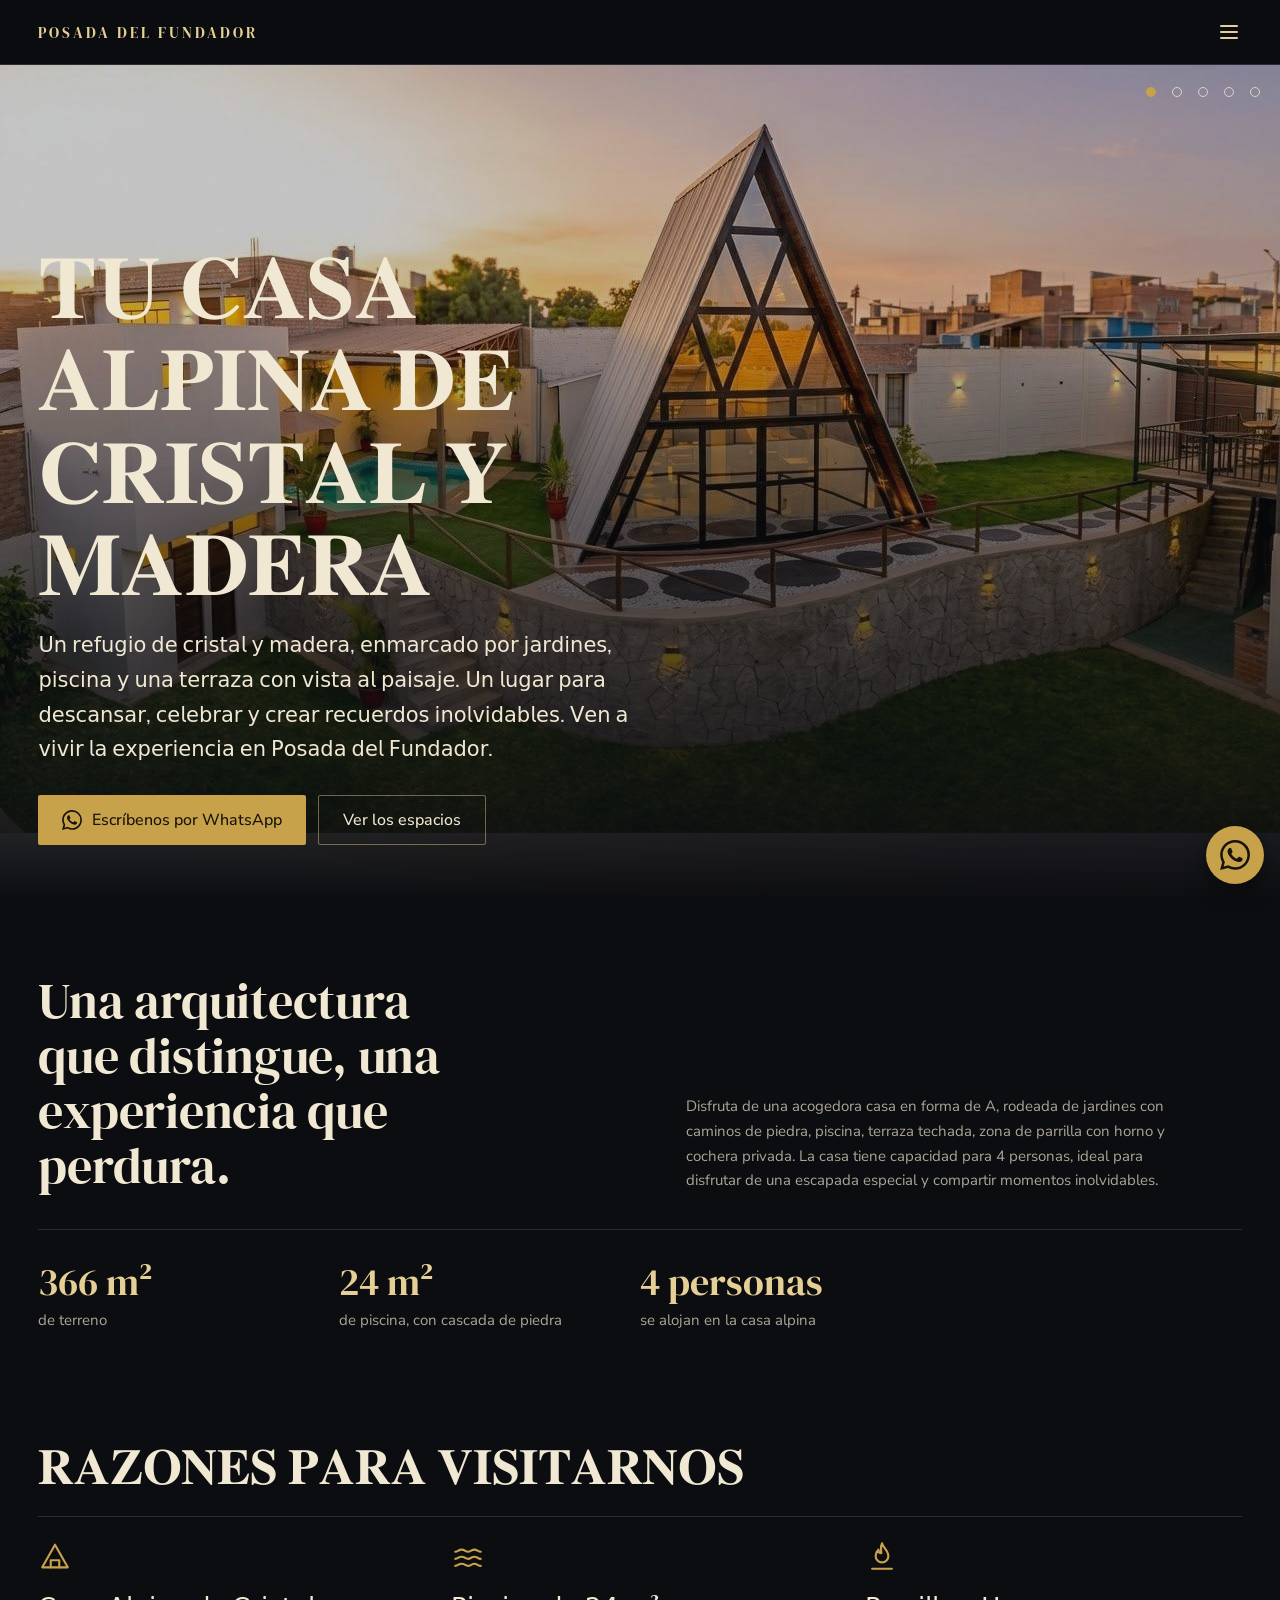
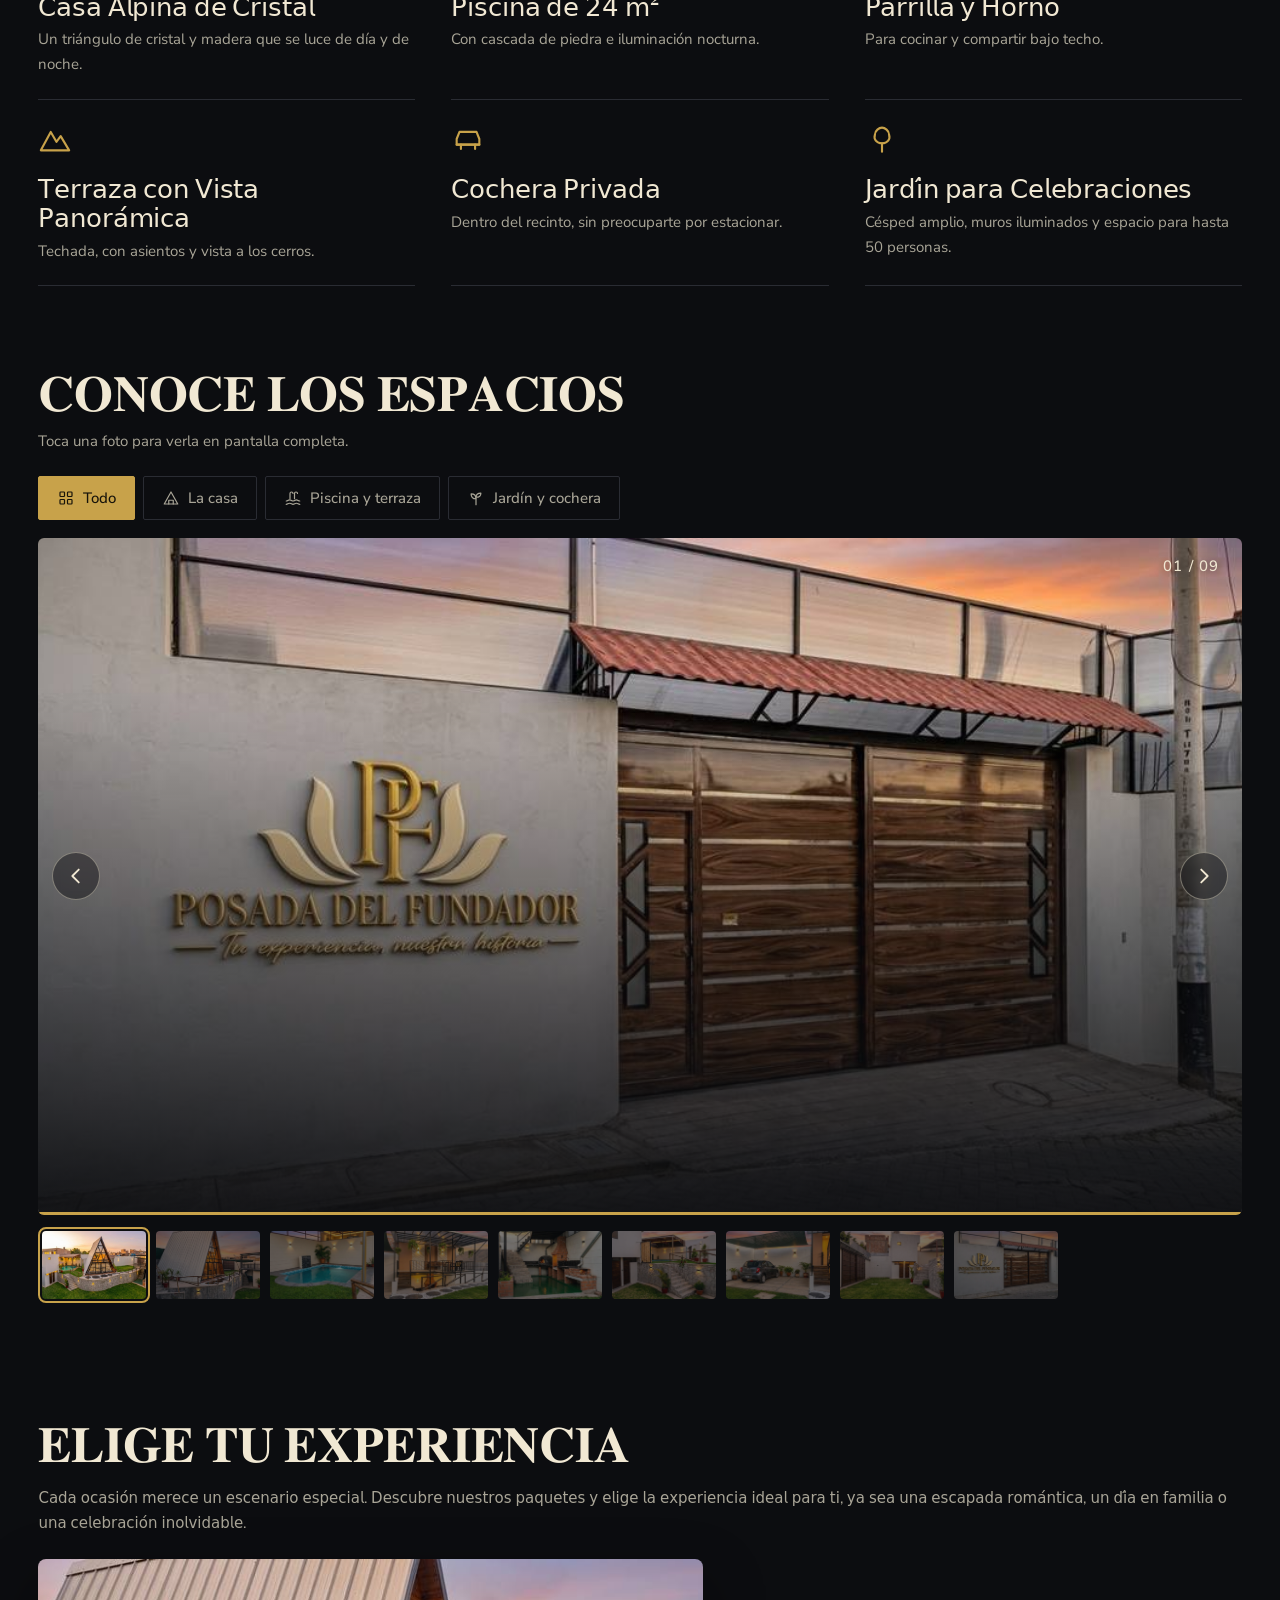
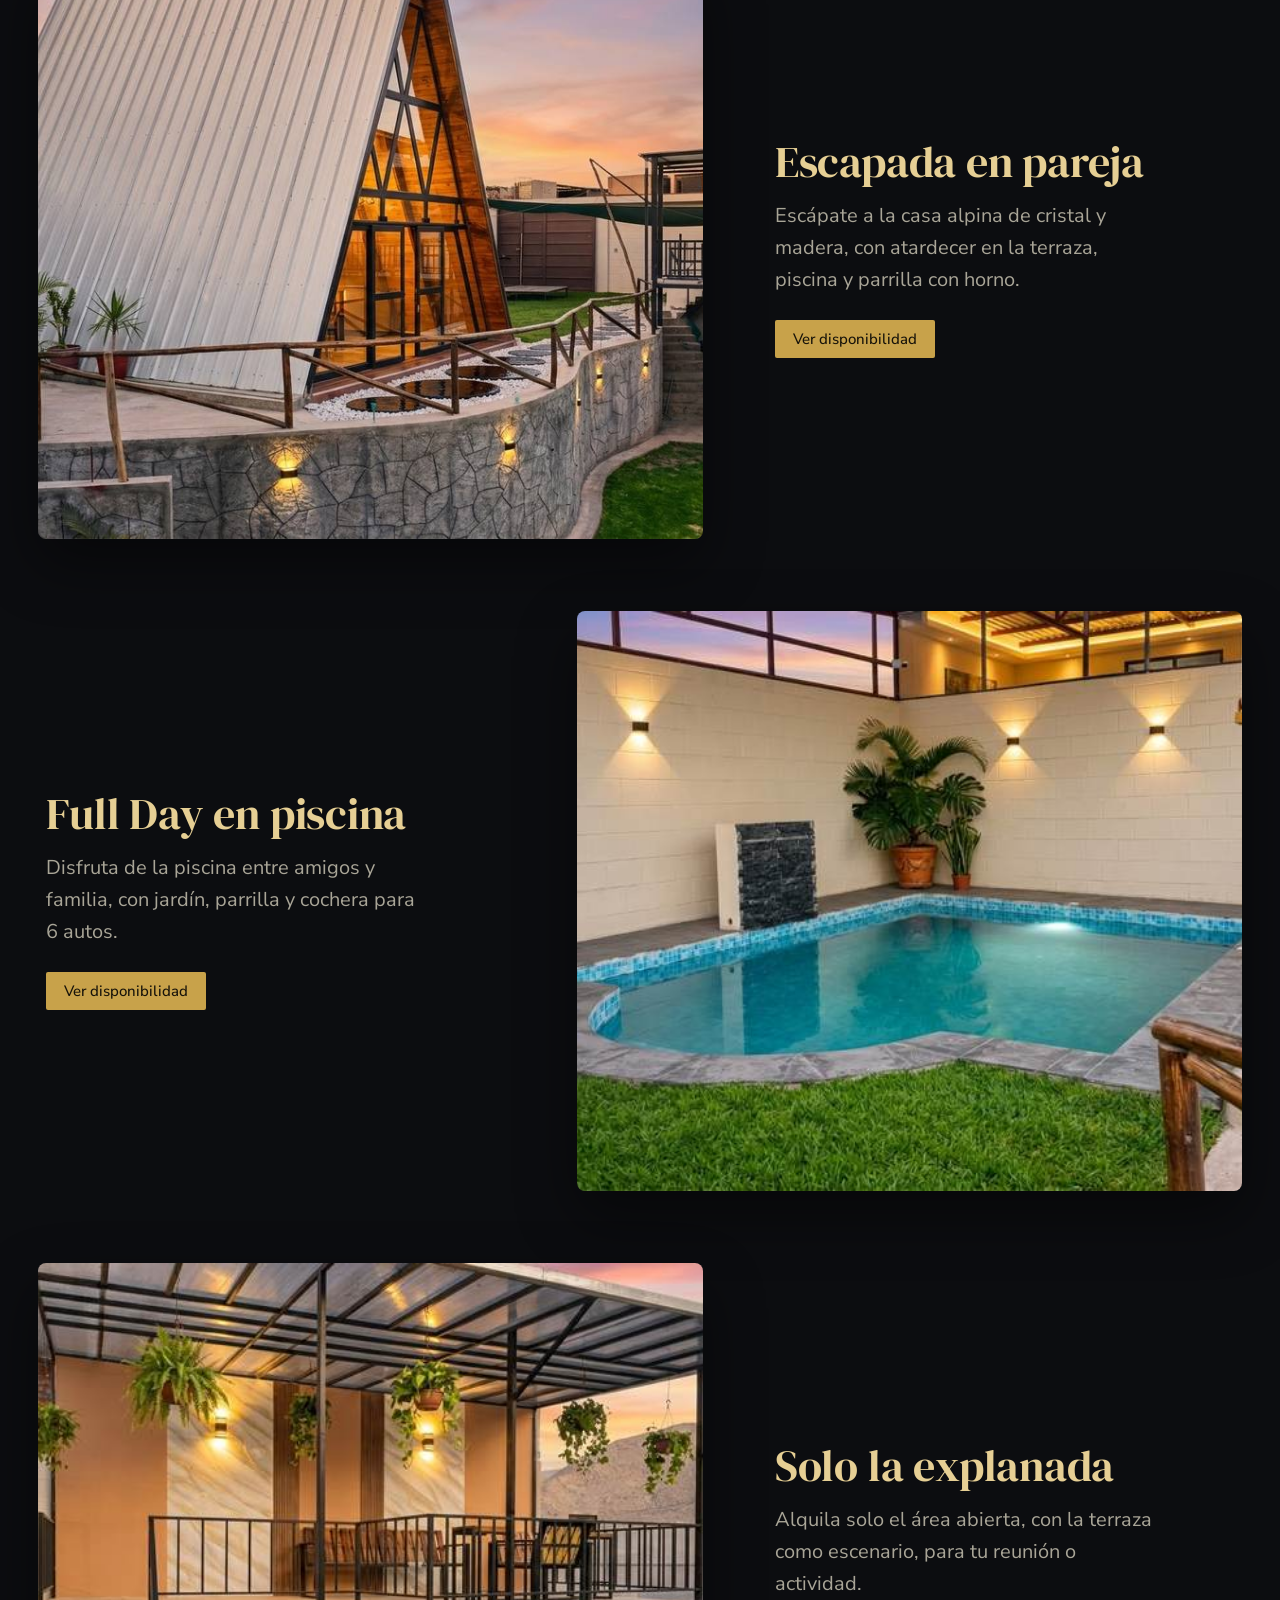
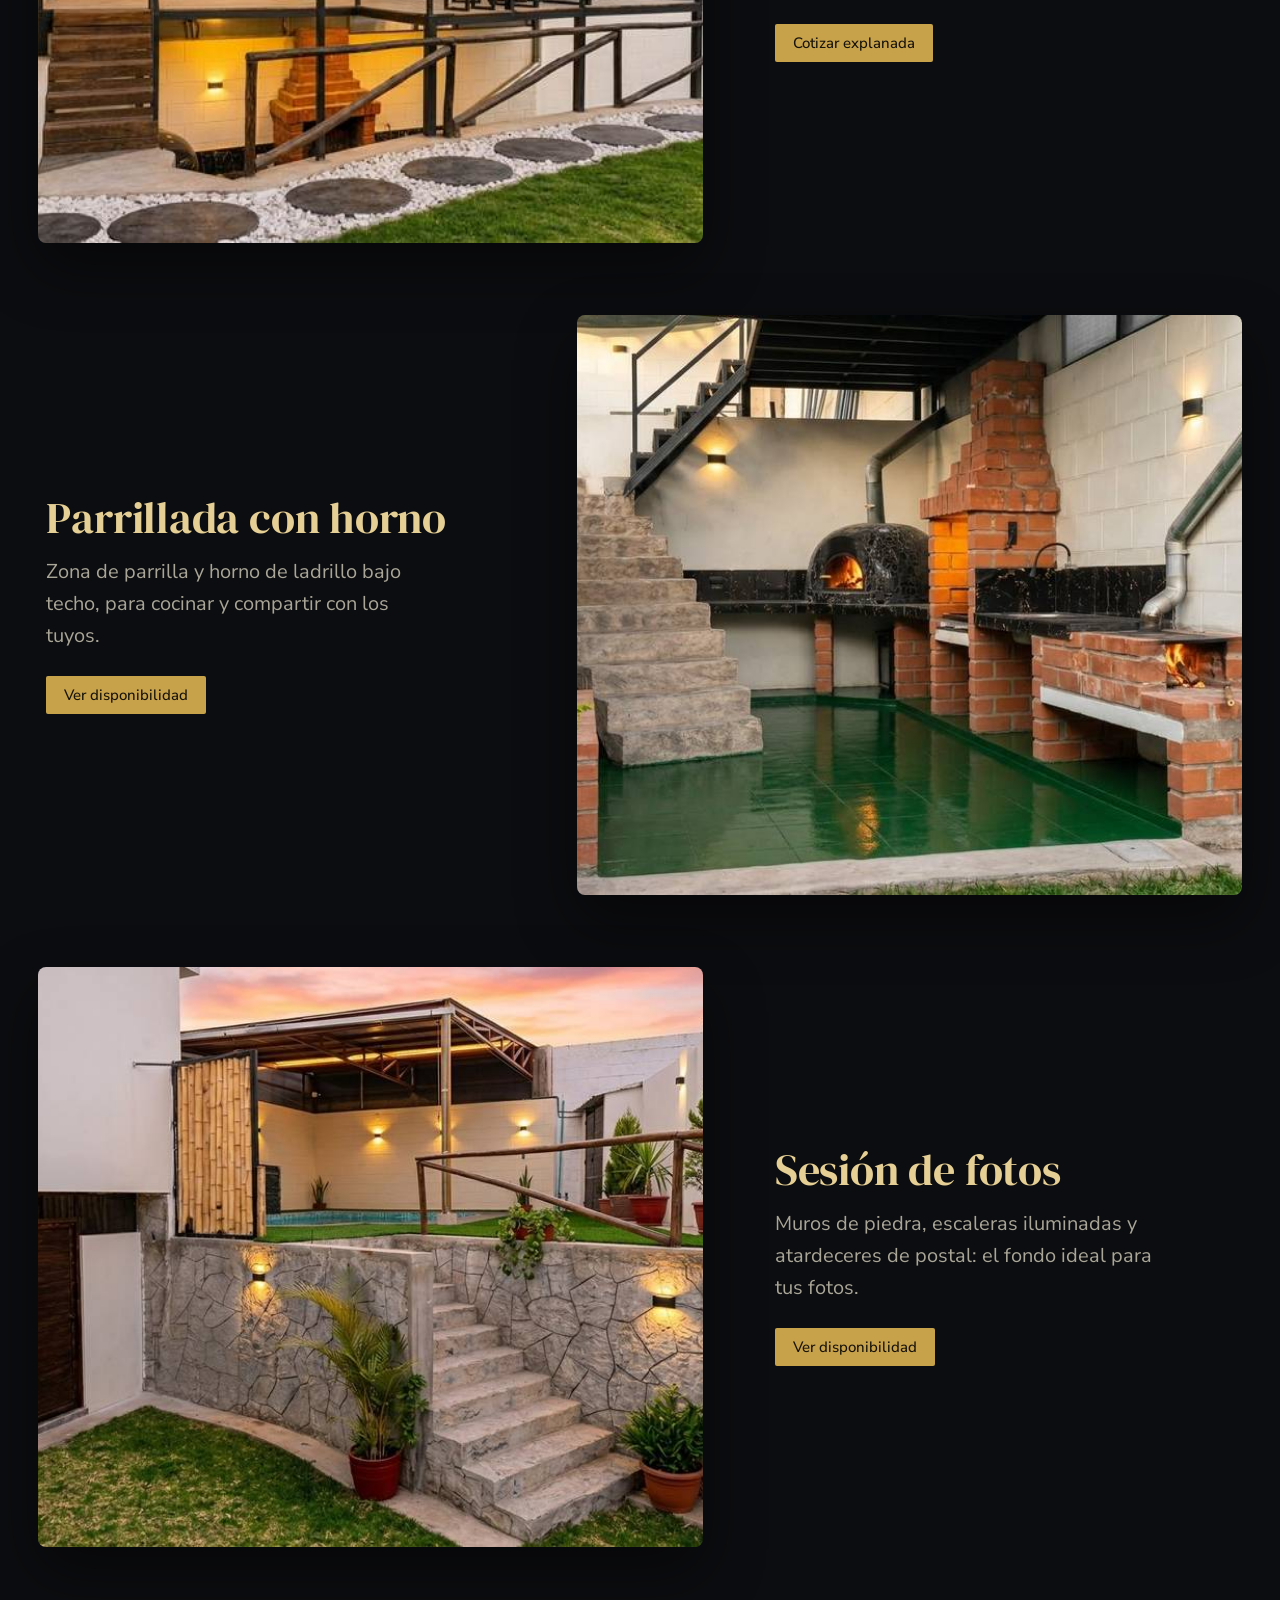
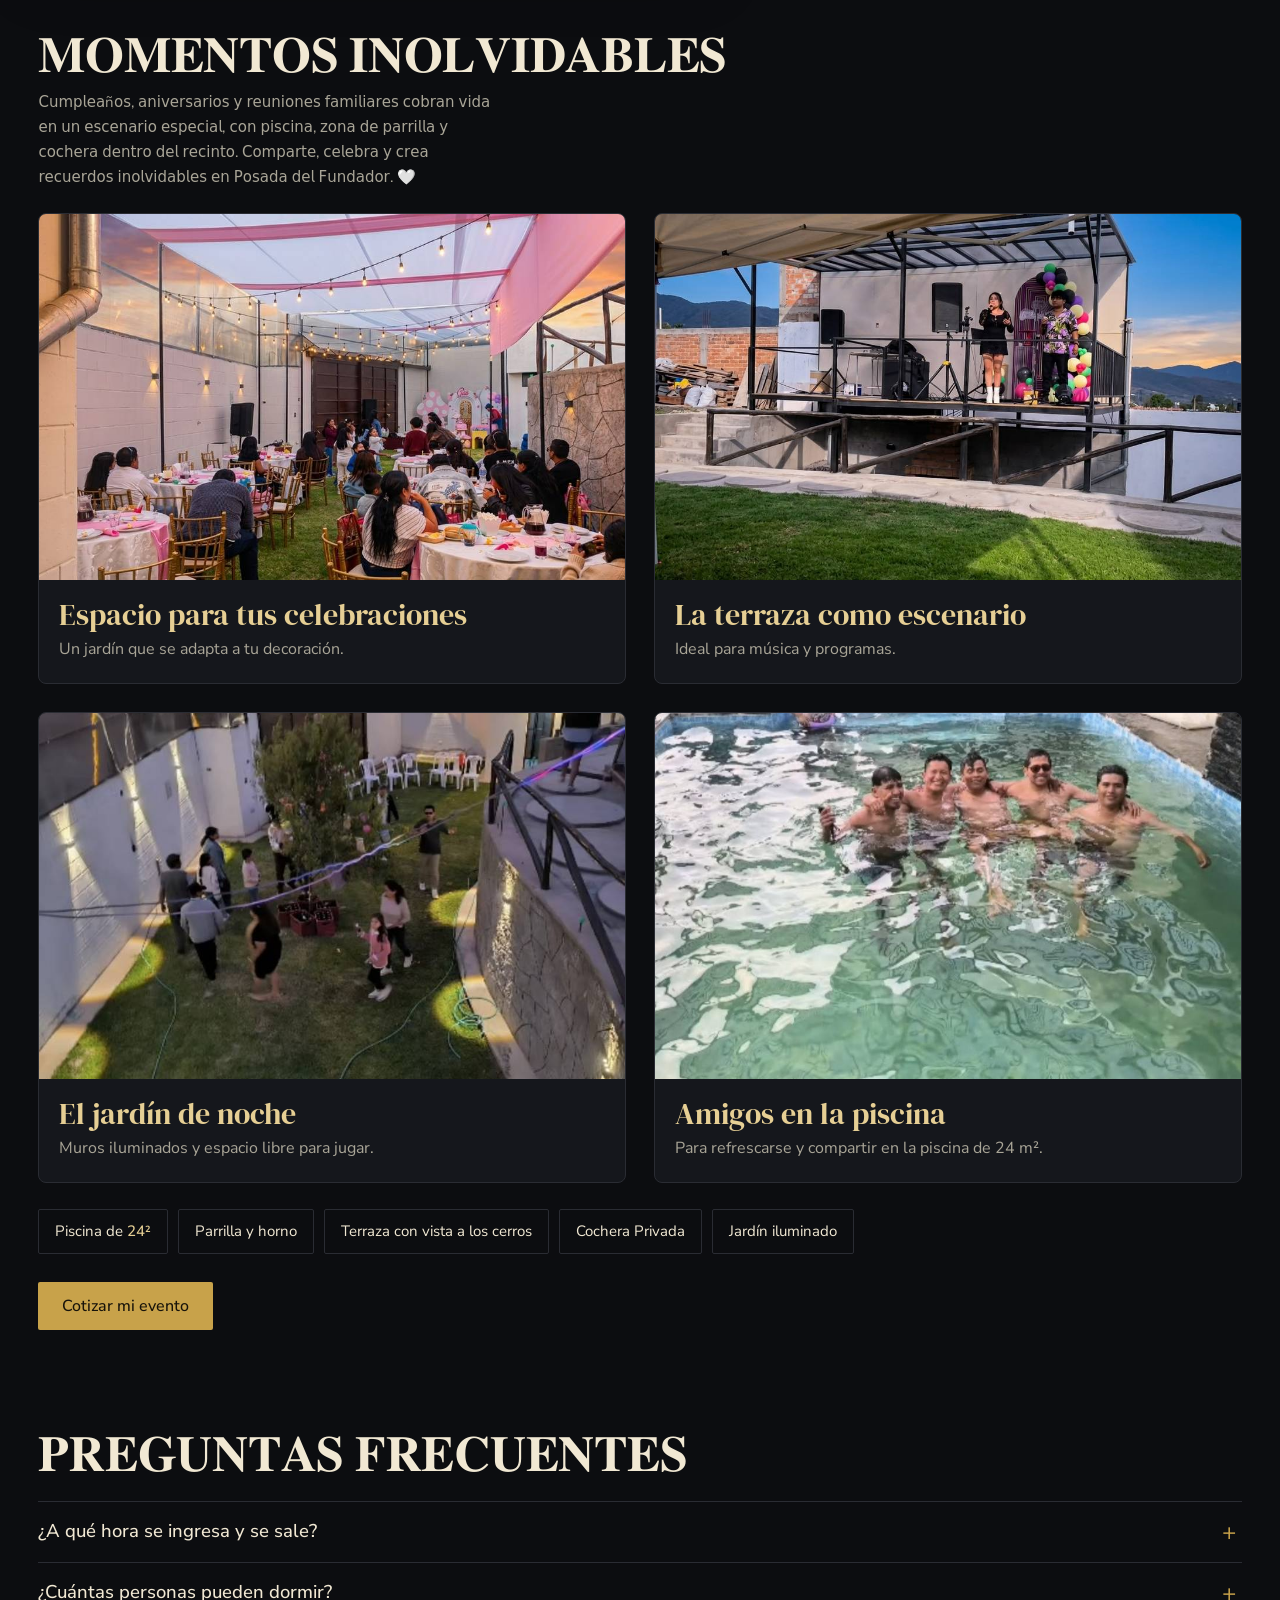
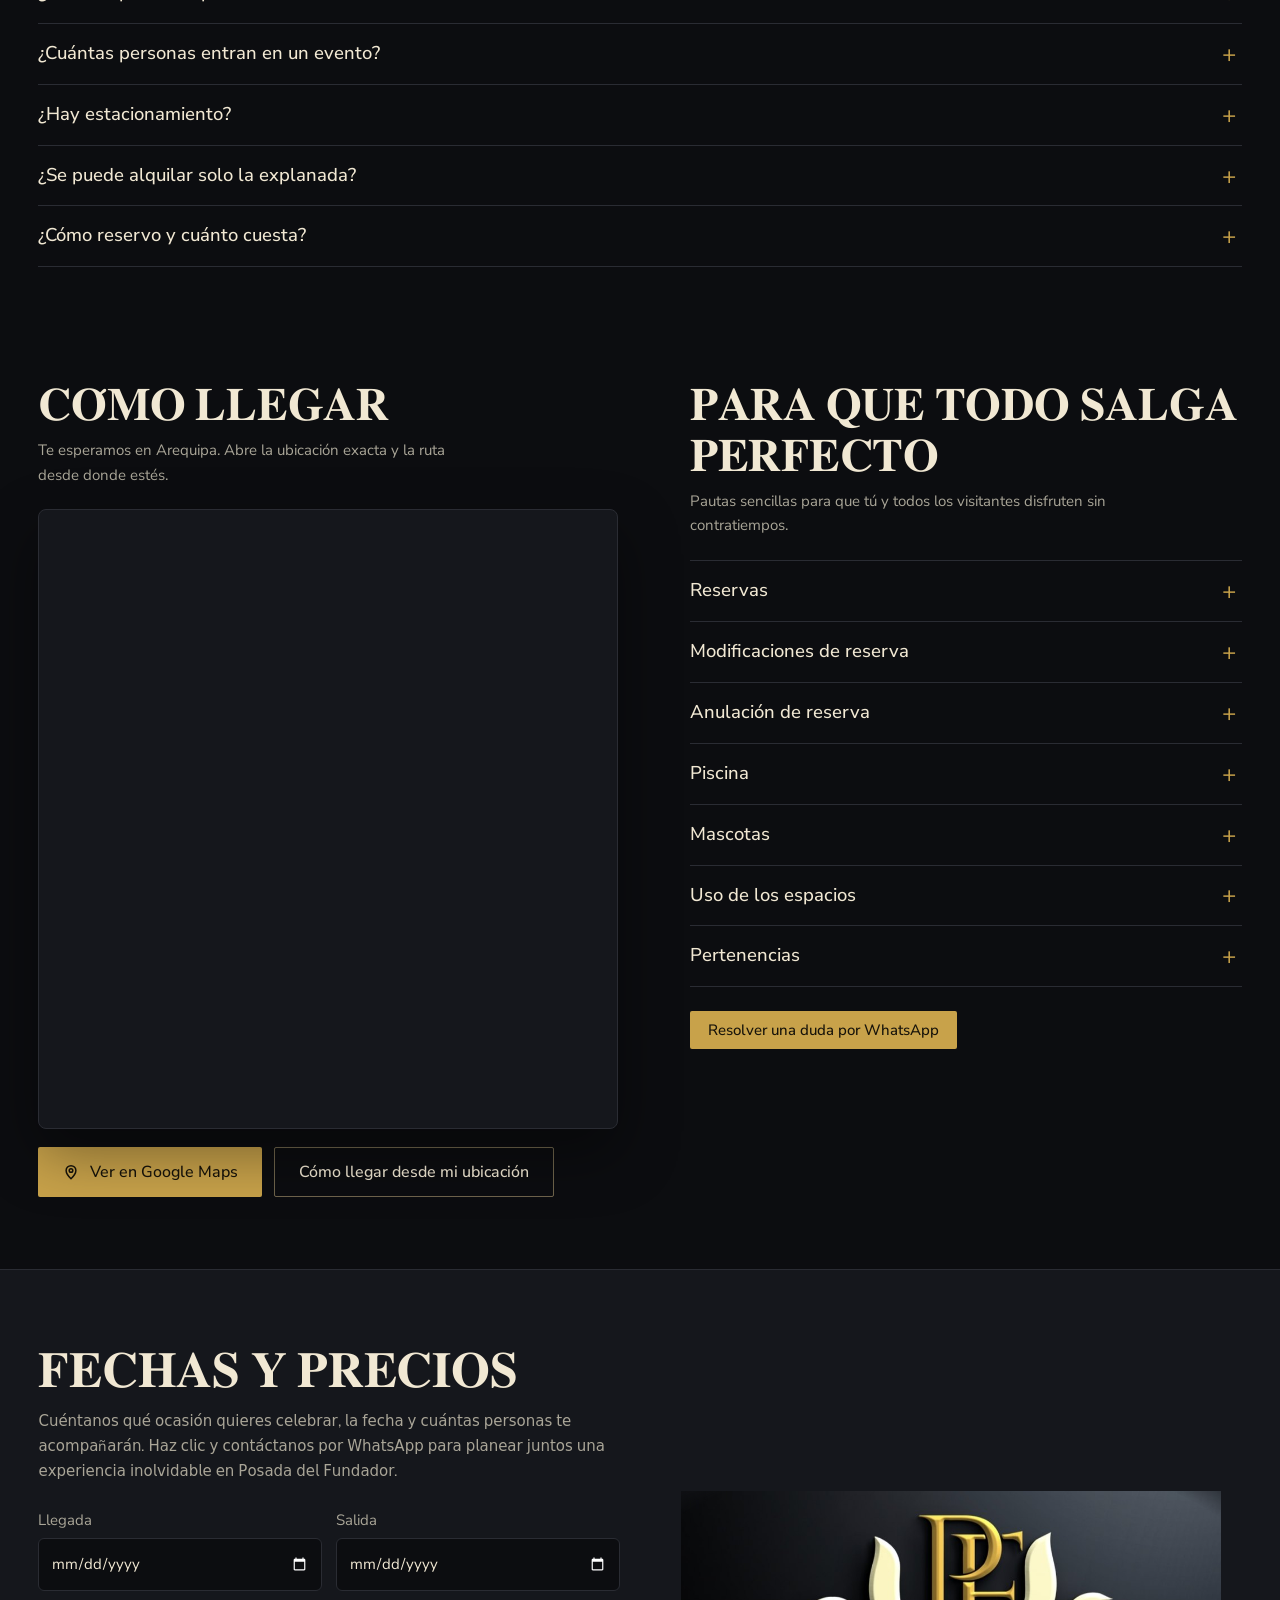
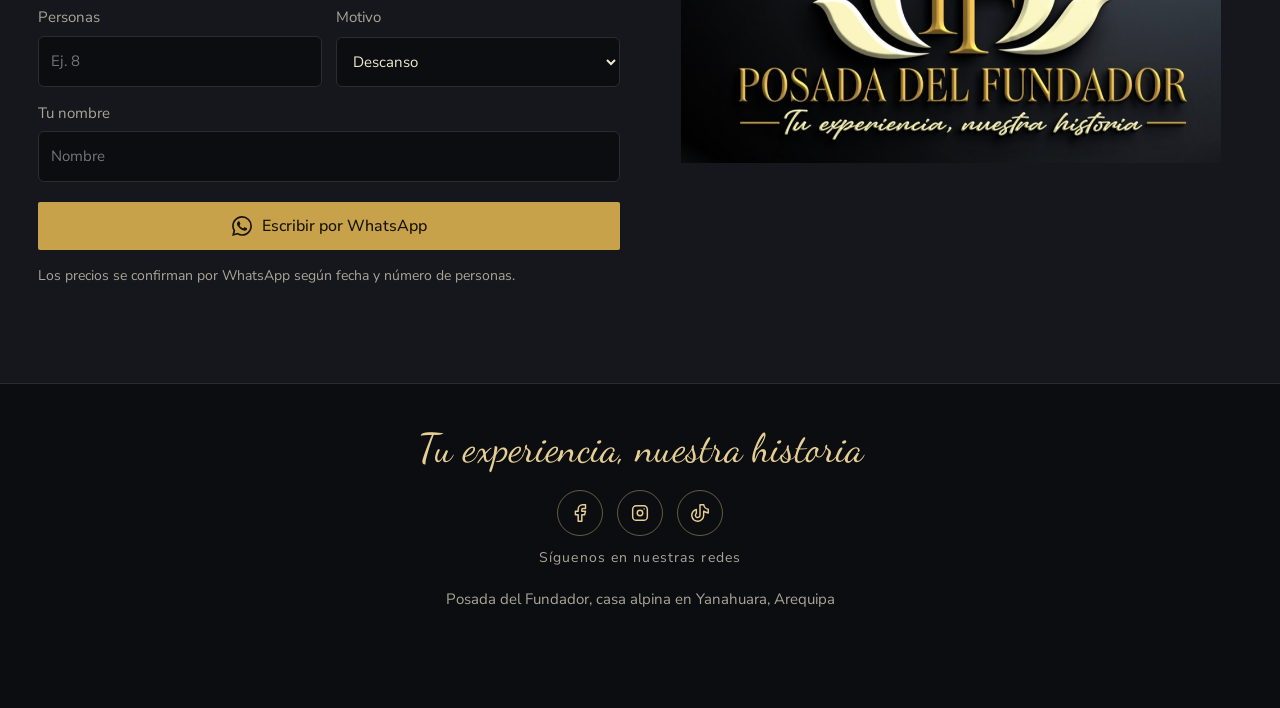
<file: index.html>
<!DOCTYPE html>
<html lang="es">
<head>
<meta charset="utf-8">
<meta name="viewport" content="width=device-width, initial-scale=1, viewport-fit=cover">
<meta name="description" content="Casa alpina de cristal y madera en Yanahuara, Arequipa, con piscina, terraza y parrilla. Escapadas, reuniones y momentos inolvidables para hasta 50 personas.">
<meta property="og:type" content="website">
<meta property="og:site_name" content="Posada del Fundador">
<meta property="og:locale" content="es_PE">
<meta property="og:title" content="Posada del Fundador · Tu experiencia, nuestra historia">
<meta property="og:description" content="Casa alpina de cristal y madera en Yanahuara, Arequipa. Piscina, terraza, parrilla y momentos inolvidables.">
<meta property="og:url" content="https://posada-fundador.netlify.app/">
<meta property="og:image" content="https://posada-fundador.netlify.app/og-image.jpg">
<meta property="og:image:width" content="1200"><meta property="og:image:height" content="630">
<meta property="og:image:alt" content="Logo de Posada del Fundador">
<meta name="twitter:card" content="summary_large_image">
<meta name="twitter:title" content="Posada del Fundador · Tu experiencia, nuestra historia">
<meta name="twitter:image" content="https://posada-fundador.netlify.app/og-image.jpg">
<meta name="theme-color" content="#0c0d10">
<link rel="icon" type="image/png" href="favicon.png">
<link rel="apple-touch-icon" href="favicon.png">
<title>Posada del Fundador · Casa alpina en Yanahuara, Arequipa</title>
<link rel="preconnect" href="https://fonts.googleapis.com">
<link rel="preconnect" href="https://fonts.gstatic.com" crossorigin>
<link href="https://fonts.googleapis.com/css2?family=Great+Vibes&family=Jost:wght@300;400;500&family=Playfair+Display:ital,wght@0,500;0,600;1,500&display=swap" rel="stylesheet">
<link rel="stylesheet" href="site.css">
<link rel="preload" href="config.json" as="fetch" crossorigin>
<script>
/* Primer pintado con los colores guardados en la última visita (evita el destello) */
try{var b=JSON.parse(localStorage.getItem("pfBoot")||"null");if(b&&b.ink){var s=document.documentElement.style;
["ink","panel","line","gold","gold2","cream","mute"].forEach(function(k){if(b[k])s.setProperty("--"+k,b[k])});
if(b.rgb){s.setProperty("--ink-rgb",b.rgb[0]);s.setProperty("--gold-rgb",b.rgb[1]);s.setProperty("--gold2-rgb",b.rgb[2]);s.setProperty("--cream-rgb",b.rgb[3])}
document.documentElement.setAttribute("data-mode",b.mode==="light"?"light":"dark");s.setProperty("color-scheme",b.mode==="light"?"light":"dark")}}catch(e){}
</script>
<noscript><style>#loader{display:none}</style></noscript>
</head>
<body>
<div id="loader" role="status" aria-label="Cargando"><div class="ld"><div class="ring"></div><div class="pf">PF</div></div><div class="ln">Posada del Fundador</div><div class="lt">Tu experiencia, nuestra historia</div></div>
<script>
(function(){
  var l=document.getElementById("loader"),de=document.documentElement,t0=Date.now(),done=false,loaded=document.readyState==="complete",ready=false;
  if(/[?&]pfpreview/.test(location.search)){l.remove();return}
  try{var b=JSON.parse(localStorage.getItem("pfBoot")||"null");if(b&&b.loader){
    if(b.loader.enabled===false){l.remove();return}
    if(b.loader.monogram)l.querySelector(".pf").textContent=b.loader.monogram;
    if(b.loader.name)l.querySelector(".ln").textContent=b.loader.name;
    if(b.loader.tagline)l.querySelector(".lt").textContent=b.loader.tagline}}catch(e){}
  de.classList.add("loading");
  function hide(){if(done)return;done=true;setTimeout(function(){l.classList.add("done");de.classList.remove("loading");setTimeout(function(){l.remove()},900)},Math.max(0,1800-(Date.now()-t0)))}
  function check(){if(loaded&&ready)hide()}
  window.__pfReady=function(){ready=true;check()};
  if(!loaded)addEventListener("load",function(){loaded=true;check()});
  setTimeout(hide,6000);
})();
</script>
<div id="app"></div>
<script src="site.js"></script>
</body>
</html>
</file>
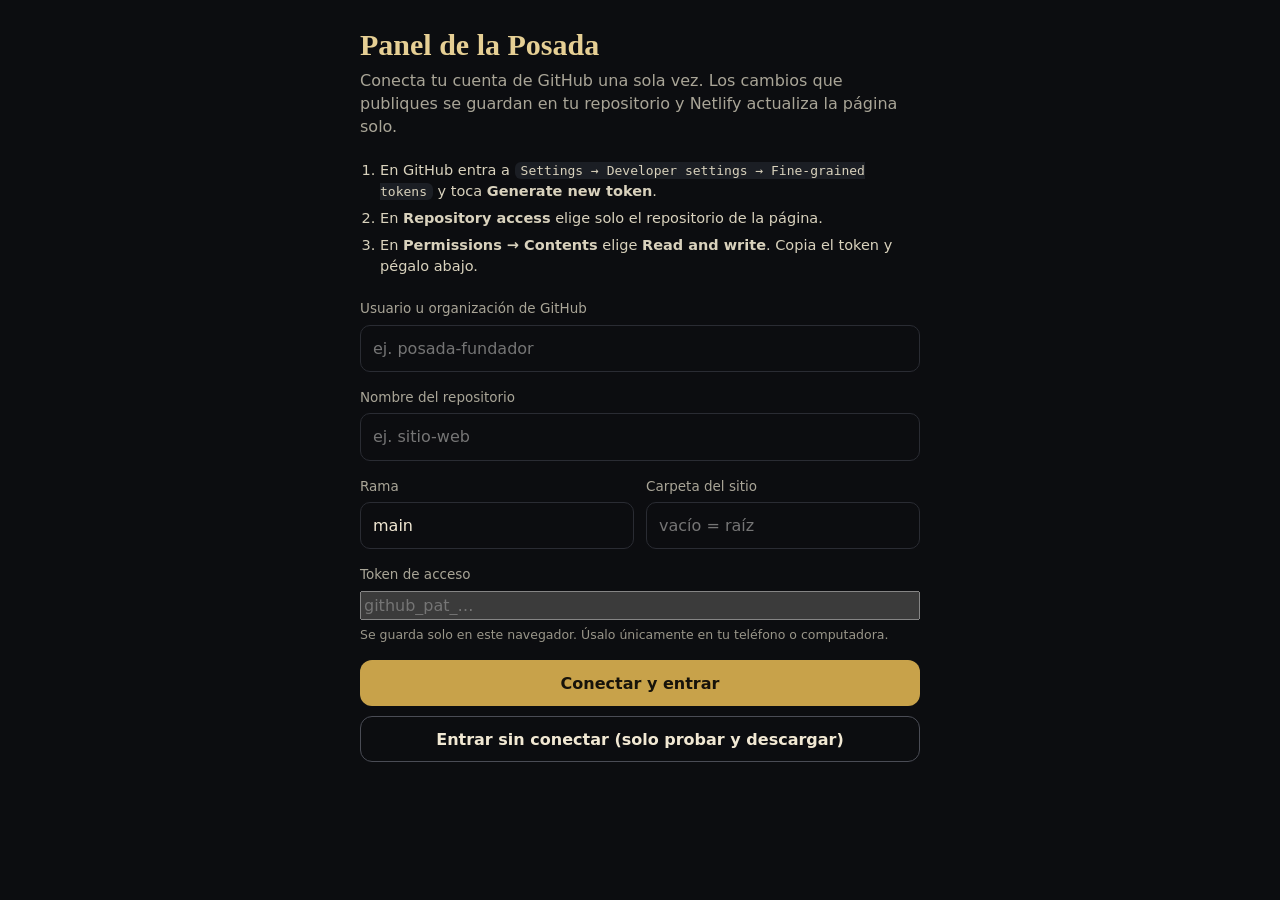
<file: admin.html>
<!DOCTYPE html>
<html lang="es">
<head>
<meta charset="utf-8">
<meta name="viewport" content="width=device-width, initial-scale=1, viewport-fit=cover">
<meta name="robots" content="noindex, nofollow">
<meta name="theme-color" content="#0c0d10">
<title>Panel · Posada del Fundador</title>
<link rel="icon" type="image/png" href="favicon.png">
<style>
:root{--ink:#0c0d10;--panel:#15171c;--panel2:#1b1e24;--line:#2a2c33;--gold:#c8a24a;--gold2:#e6cf94;--cream:#f1e8d3;--mute:#a9a597;--bad:#e5766a;--ok:#7fc08b;--top:56px;--bar:68px;color-scheme:dark}
*,*::before,*::after{box-sizing:border-box}
html,body{height:100%;margin:0}
body{background:var(--ink);color:var(--cream);font:16px/1.45 system-ui,-apple-system,"Segoe UI",Roboto,sans-serif;-webkit-text-size-adjust:100%}
button,input,select,textarea{font:inherit;color:inherit}
[hidden]{display:none!important}
:focus-visible{outline:2px solid var(--gold2);outline-offset:2px}

/* ── Botones ── */
.btn{display:inline-flex;align-items:center;justify-content:center;gap:8px;min-height:46px;padding:0 20px;border:0;border-radius:12px;background:var(--gold);color:#17130a;font-weight:600;cursor:pointer;text-decoration:none}
.btn:hover{background:var(--gold2)}
.btn[disabled]{opacity:.45;cursor:not-allowed}
.btn.sec{background:transparent;color:var(--cream);border:1px solid #4a4c55}
.btn.sec:hover{background:rgba(255,255,255,.06)}
.btn.sm{min-height:38px;padding:0 14px;font-size:14px;border-radius:10px}
.btn.danger{background:transparent;color:var(--bad);border:1px solid rgba(229,118,106,.45)}
.ico{width:20px;height:20px;fill:none;stroke:currentColor;stroke-width:1.8;stroke-linecap:round;stroke-linejoin:round;flex:none}
.ibtn{width:40px;height:40px;display:grid;place-items:center;border:0;border-radius:10px;background:transparent;color:var(--cream);cursor:pointer;flex:none}
.ibtn:hover{background:rgba(255,255,255,.08)}
.ibtn[disabled]{opacity:.3;cursor:default}

/* ── Estructura ── */
#shell{display:grid;grid-template-rows:auto minmax(0,1fr) auto;height:100%;height:100dvh}
.top{display:flex;align-items:center;gap:6px;height:var(--top);padding:0 8px 0 10px;padding-top:env(safe-area-inset-top,0px);box-sizing:content-box;background:var(--panel);border-bottom:1px solid var(--line)}
.top h1{flex:1;margin:0;font:600 17px/1.2 Georgia,"Times New Roman",serif;color:var(--gold2);white-space:nowrap;overflow:hidden;text-overflow:ellipsis}
.chip{font-size:12.5px;padding:4px 10px;border-radius:999px;border:1px solid var(--line);color:var(--mute);white-space:nowrap}
.chip.dirty{color:var(--gold2);border-color:rgba(230,207,148,.5)}
.chip.ok{color:var(--ok);border-color:rgba(127,192,139,.5)}
.chip.busy{color:var(--cream)}
.layout{display:grid;grid-template-columns:minmax(0,1fr);min-height:0}
.editor{overflow:auto;padding:16px 16px 40px;min-height:0;-webkit-overflow-scrolling:touch}
.editor-inner{max-width:640px;margin:0 auto}
.preview{position:fixed;left:0;right:0;top:calc(var(--top) + env(safe-area-inset-top,0px));bottom:calc(var(--bar) + env(safe-area-inset-bottom,0px));z-index:15;background:#050506;display:none;flex-direction:column}
body.show-preview .preview{display:flex}
.pv-tools{display:none;gap:8px;padding:8px 12px;background:var(--panel);border-bottom:1px solid var(--line)}
.pv-frame{flex:1;min-height:0;display:flex;justify-content:center;background:#050506}
.pv-frame iframe{border:0;width:100%;height:100%;background:#0c0d10}
.pv-frame.phone iframe{width:390px;max-width:100%;border-left:1px solid var(--line);border-right:1px solid var(--line)}
.bar{display:flex;gap:10px;padding:10px 12px;padding-bottom:calc(10px + env(safe-area-inset-bottom,0px));min-height:var(--bar);background:var(--panel);border-top:1px solid var(--line);position:relative;z-index:16}
.bar .btn{flex:1}
@media(min-width:1000px){
  .layout{grid-template-columns:minmax(400px,480px) minmax(0,1fr)}
  .editor{border-right:1px solid var(--line)}
  .preview{position:static;display:flex}
  .pv-tools{display:flex}
  #btnPreview{display:none}
  .bar{justify-content:flex-end}
  .bar .btn{flex:0 0 auto}
}

/* ── Inicio: lista de secciones ── */
.hello{margin:0 0 20px;color:var(--mute);font-size:15px}
.grp{margin:0 0 26px}
.grp h2{margin:0 0 10px;font:600 13px/1 system-ui,sans-serif;letter-spacing:.14em;text-transform:uppercase;color:var(--gold)}
.rowbtn{display:flex;align-items:center;gap:14px;width:100%;min-height:62px;padding:12px 14px;margin:0 0 8px;border:1px solid var(--line);border-radius:14px;background:var(--panel);text-align:left;cursor:pointer}
.rowbtn:hover{border-color:#4a4c55;background:var(--panel2)}
.rowbtn .t{flex:1;min-width:0}
.rowbtn b{display:block;font-weight:600}
.rowbtn small{display:block;color:var(--mute);font-size:13.5px;margin-top:2px}
.rowbtn .ico{color:var(--gold2)}
.rowbtn .chev{color:var(--mute);width:18px;height:18px}

/* ── Formularios ── */
.sec-title{margin:2px 0 4px;font:600 24px/1.2 Georgia,serif;color:var(--gold2)}
.sec-sub{margin:0 0 20px;color:var(--mute);font-size:14.5px}
.fld{display:grid;gap:6px;margin:0 0 16px}
.fld>.lbl{font-size:13.5px;color:var(--mute)}
.fld .hint,.hint{font-size:12.5px;color:var(--mute);opacity:.9}
input[type=text],input[type=url],input[type=tel],input[type=number],textarea,select{width:100%;min-height:46px;padding:11px 12px;background:var(--ink);border:1px solid var(--line);border-radius:10px;font-size:16px}
textarea{resize:vertical;line-height:1.45}
input:focus,textarea:focus,select:focus{border-color:var(--gold);outline:none}
.row2{display:grid;grid-template-columns:1fr 1fr;gap:12px}
.note{margin:0 0 18px;padding:12px 14px;border-left:3px solid var(--gold);background:rgba(200,162,74,.08);border-radius:0 10px 10px 0;font-size:14px;color:#d9d2bd}
.warn{margin:-6px 0 16px;padding:10px 12px;border-radius:10px;background:rgba(229,118,106,.1);border:1px solid rgba(229,118,106,.35);color:#f0b3ab;font-size:13.5px}
.sw{position:relative;display:flex;align-items:center;gap:12px;min-height:46px;margin:0 0 16px;cursor:pointer}
.sw input{position:absolute;opacity:0;width:1px;height:1px}
.sw .tr{width:46px;height:28px;border-radius:999px;background:#33363e;position:relative;flex:none;transition:background .2s}
.sw .tr::after{content:"";position:absolute;left:3px;top:3px;width:22px;height:22px;border-radius:50%;background:var(--cream);transition:transform .2s}
.sw input:checked+.tr{background:var(--gold)}
.sw input:checked+.tr::after{transform:translateX(18px);background:#17130a}
.sw input:focus-visible+.tr{outline:2px solid var(--gold2);outline-offset:2px}
.sw span.l{flex:1}
.rng{display:grid;grid-template-columns:1fr auto;gap:4px 12px;align-items:center}
.rng .lbl{grid-column:1/-1}
.rng input[type=range]{width:100%;accent-color:var(--gold);height:34px}
.rng output{min-width:48px;text-align:right;color:var(--gold2);font-variant-numeric:tabular-nums}
.colorf{display:grid;grid-template-columns:52px 1fr;gap:10px;align-items:center}
.colorf input[type=color]{width:52px;height:46px;padding:2px;border:1px solid var(--line);border-radius:10px;background:var(--ink);cursor:pointer}
.colorf input[type=text]{font-family:ui-monospace,Menlo,monospace}

/* Paletas y tipografías */
.pal{display:grid;grid-template-columns:repeat(2,1fr);gap:10px;margin:0 0 20px}
.pal button{display:grid;gap:8px;padding:12px;border:1px solid var(--line);border-radius:14px;background:var(--panel);text-align:left;cursor:pointer}
.pal button[aria-pressed=true]{border-color:var(--gold);box-shadow:0 0 0 1px var(--gold) inset}
.pal .dots{display:flex;gap:0}
.pal .dots i{width:30px;height:30px;border-radius:50%;margin-right:-8px;border:2px solid var(--panel)}
.pal span{font-size:14px}
.fontsample{padding:16px;border:1px solid var(--line);border-radius:14px;background:var(--panel);margin:0 0 20px}
.fontsample .s1{font-size:30px;line-height:1.1;margin:0 0 6px}
.fontsample .s2{font-size:30px;line-height:1.2;margin:0 0 6px}
.fontsample .s3{font-size:16px;margin:0;color:var(--mute)}

/* Selector de iconos */
.icons{display:grid;grid-template-columns:repeat(auto-fill,minmax(52px,1fr));gap:8px}
.icons button{height:52px;display:grid;place-items:center;border:1px solid var(--line);border-radius:12px;background:var(--ink);color:var(--mute);cursor:pointer}
.icons button svg{width:26px;height:26px;fill:none;stroke:currentColor;stroke-width:1.6;stroke-linecap:round;stroke-linejoin:round}
.icons button[aria-pressed=true]{border-color:var(--gold);color:var(--gold2);background:rgba(200,162,74,.1)}

/* Fotos */
.imgf{display:grid;grid-template-columns:104px 1fr;gap:14px;align-items:center;margin:0 0 16px}
.imgf .th{width:104px;height:78px;border-radius:10px;overflow:hidden;background:var(--ink);border:1px solid var(--line);display:grid;place-items:center;color:var(--mute);font-size:12px;text-align:center}
.imgf .th img{width:100%;height:100%;object-fit:cover}
.imgf .th.png img{object-fit:contain}
.imgf .meta{display:grid;gap:6px;justify-items:start}
.imgf .meta .lbl{font-size:13.5px;color:var(--mute)}
.imgf small{font-size:12px;color:var(--mute);word-break:break-all}

/* Listas */
.list{margin:0 0 20px}
.list>.lbl{display:block;font-size:13.5px;color:var(--mute);margin:0 0 8px}
details.li{border:1px solid var(--line);border-radius:14px;background:var(--panel);margin:0 0 10px;overflow:hidden}
details.li[open]{border-color:#3a3d46}
details.li>summary{display:flex;align-items:center;gap:8px;min-height:60px;padding:8px 6px 8px 10px;cursor:pointer;list-style:none}
details.li>summary::-webkit-details-marker{display:none}
details.li .lth{width:56px;height:42px;border-radius:8px;object-fit:cover;flex:none;background:var(--ink)}
details.li .lt{flex:1;min-width:0;overflow:hidden;text-overflow:ellipsis;white-space:nowrap;font-weight:500}
details.li .lt small{display:block;color:var(--mute);font-weight:400;font-size:12.5px;overflow:hidden;text-overflow:ellipsis}
details.li .lbody{padding:6px 14px 6px;border-top:1px solid var(--line)}
details.li .lbody>:first-child{margin-top:14px}
details.li .chev2{transition:transform .2s;color:var(--mute)}
details.li[open] .chev2{transform:rotate(90deg)}
.list .add{width:100%}

/* ── Mensajes ── */
#toast{position:fixed;left:50%;bottom:calc(var(--bar) + 16px + env(safe-area-inset-bottom,0px));transform:translateX(-50%) translateY(20px);z-index:60;max-width:min(92vw,520px);padding:12px 16px;border-radius:12px;background:#23262d;border:1px solid #4a4c55;box-shadow:0 10px 30px rgba(0,0,0,.5);opacity:0;pointer-events:none;transition:opacity .25s,transform .25s;font-size:14.5px}
#toast.on{opacity:1;transform:translateX(-50%)}
#toast.bad{border-color:rgba(229,118,106,.6);color:#ffd2cc}
#toast.good{border-color:rgba(127,192,139,.6)}
dialog{border:1px solid #3a3d46;border-radius:16px;background:var(--panel);color:var(--cream);padding:0;width:min(440px,calc(100% - 28px))}
dialog::backdrop{background:rgba(0,0,0,.7)}
dialog .dlg{padding:20px;display:grid;gap:14px}
dialog h3{margin:0;font:600 20px Georgia,serif;color:var(--gold2)}
dialog p{margin:0;color:#d9d2bd;font-size:15px}
dialog .acts{display:flex;gap:10px;justify-content:flex-end;flex-wrap:wrap}
.menu-pop{position:fixed;right:8px;top:calc(var(--top) + env(safe-area-inset-top,0px) + 4px);z-index:50;width:min(300px,calc(100% - 16px));background:var(--panel2);border:1px solid #3a3d46;border-radius:14px;padding:6px;box-shadow:0 14px 40px rgba(0,0,0,.55)}
.menu-pop button,.menu-pop a{display:flex;align-items:center;gap:10px;width:100%;min-height:46px;padding:0 12px;border:0;border-radius:10px;background:transparent;text-align:left;cursor:pointer;color:var(--cream);text-decoration:none;font-size:15px}
.menu-pop button:hover,.menu-pop a:hover{background:rgba(255,255,255,.07)}
.menu-pop hr{border:0;border-top:1px solid var(--line);margin:6px 4px}

/* ── Pantalla de conexión ── */
#setup{min-height:100%;display:grid;place-items:start center;padding:28px 18px 60px}
.setup-in{width:min(560px,100%)}
.setup-in h1{margin:0 0 6px;font:600 30px/1.15 Georgia,serif;color:var(--gold2)}
.setup-in .lead{margin:0 0 22px;color:var(--mute)}
.steps{margin:0 0 22px;padding:0 0 0 20px;color:#d9d2bd;font-size:14.5px}
.steps li{margin:0 0 6px}
.steps code{background:var(--panel2);padding:1px 6px;border-radius:6px;font-size:13px}
.setup-in .acts{display:grid;gap:10px;margin-top:6px}
@media(prefers-reduced-motion:reduce){*{transition:none!important}}
</style>
</head>
<body>

<!-- Conexión con GitHub -->
<main id="setup" hidden>
  <div class="setup-in">
    <h1>Panel de la Posada</h1>
    <p class="lead">Conecta tu cuenta de GitHub una sola vez. Los cambios que publiques se guardan en tu repositorio y Netlify actualiza la página solo.</p>
    <ol class="steps">
      <li>En GitHub entra a <code>Settings → Developer settings → Fine-grained tokens</code> y toca <b>Generate new token</b>.</li>
      <li>En <b>Repository access</b> elige solo el repositorio de la página.</li>
      <li>En <b>Permissions → Contents</b> elige <b>Read and write</b>. Copia el token y pégalo abajo.</li>
    </ol>
    <label class="fld"><span class="lbl">Usuario u organización de GitHub</span><input id="gOwner" type="text" autocomplete="off" autocapitalize="none" spellcheck="false" placeholder="ej. posada-fundador"></label>
    <label class="fld"><span class="lbl">Nombre del repositorio</span><input id="gRepo" type="text" autocomplete="off" autocapitalize="none" spellcheck="false" placeholder="ej. sitio-web"></label>
    <div class="row2">
      <label class="fld"><span class="lbl">Rama</span><input id="gBranch" type="text" autocomplete="off" autocapitalize="none" spellcheck="false" value="main"></label>
      <label class="fld"><span class="lbl">Carpeta del sitio</span><input id="gDir" type="text" autocomplete="off" autocapitalize="none" spellcheck="false" placeholder="vacío = raíz"></label>
    </div>
    <label class="fld"><span class="lbl">Token de acceso</span><input id="gToken" type="password" autocomplete="off" autocapitalize="none" spellcheck="false" placeholder="github_pat_…"><span class="hint">Se guarda solo en este navegador. Úsalo únicamente en tu teléfono o computadora.</span></label>
    <div class="acts">
      <button class="btn" id="gConnect" type="button">Conectar y entrar</button>
      <button class="btn sec" id="gOffline" type="button">Entrar sin conectar (solo probar y descargar)</button>
    </div>
  </div>
</main>

<!-- Panel -->
<div id="shell" hidden>
  <header class="top">
    <button class="ibtn" id="btnBack" type="button" aria-label="Volver" hidden><svg class="ico" viewBox="0 0 24 24"><path d="M15 5l-7 7 7 7"/></svg></button>
    <h1 id="topTitle">Panel de la Posada</h1>
    <span class="chip" id="status">Sin cambios</span>
    <button class="ibtn" id="btnMenu" type="button" aria-label="Más opciones" aria-haspopup="true"><svg class="ico" viewBox="0 0 24 24"><circle cx="12" cy="5" r="1.2"/><circle cx="12" cy="12" r="1.2"/><circle cx="12" cy="19" r="1.2"/></svg></button>
  </header>
  <div class="layout">
    <section class="editor" id="editor" aria-label="Editor"><div class="editor-inner" id="editorIn"></div></section>
    <aside class="preview" id="preview" aria-label="Vista previa">
      <div class="pv-tools">
        <button class="btn sec sm" type="button" data-dev="phone">Móvil</button>
        <button class="btn sec sm" type="button" data-dev="desk">Escritorio</button>
      </div>
      <div class="pv-frame phone" id="pvFrame"><iframe id="pvIframe" title="Vista previa de la página"></iframe></div>
    </aside>
  </div>
  <footer class="bar">
    <button class="btn sec" id="btnPreview" type="button">
      <svg class="ico" viewBox="0 0 24 24"><path d="M2 12s3.6-6.5 10-6.5S22 12 22 12s-3.6 6.5-10 6.5S2 12 2 12z"/><circle cx="12" cy="12" r="3"/></svg>
      <span id="btnPreviewT">Vista previa</span>
    </button>
    <button class="btn" id="btnPublish" type="button" disabled>Publicar cambios</button>
  </footer>
</div>

<div id="toast" role="status" aria-live="polite"></div>
<dialog id="dlg"><div class="dlg"><h3 id="dlgT"></h3><p id="dlgM"></p><div class="acts" id="dlgA"></div></div></dialog>
<input type="file" id="fileIn" accept="image/*" hidden>
<input type="file" id="importIn" accept="application/json,.json" hidden>

<script>window.PF={noBoot:true};</script>
<script src="site.js"></script>
<script>
(function () {
'use strict';
var PF = window.PF;
var $ = function (id) { return document.getElementById(id); };

/* ═════════ Utilidades ═════════ */
function h(tag, attrs) {
  var e = document.createElement(tag), a = attrs || {};
  Object.keys(a).forEach(function (k) {
    var v = a[k];
    if (v === false || v == null) return;
    if (k === 'class') e.className = v;
    else if (k === 'html') e.innerHTML = v;
    else if (k.slice(0, 2) === 'on') e.addEventListener(k.slice(2), v);
    else e.setAttribute(k, v === true ? '' : v);
  });
  for (var i = 2; i < arguments.length; i++) add(e, arguments[i]);
  return e;
}
function add(e, c) {
  if (c == null || c === false) return;
  if (Array.isArray(c)) c.forEach(function (x) { add(e, x); });
  else e.appendChild(c.nodeType ? c : document.createTextNode(c));
}
var ICO = {
  back: '<path d="M15 5l-7 7 7 7"/>', chev: '<path d="M9 5l7 7-7 7"/>', up: '<path d="M6 15l6-6 6 6"/>', down: '<path d="M6 9l6 6 6-6"/>',
  trash: '<path d="M4 7h16M10 11v6M14 11v6M6 7l1 13h10l1-13M9 7V4h6v3"/>', img: '<rect x="3" y="4" width="18" height="16" rx="2"/><circle cx="9" cy="10" r="1.6"/><path d="M21 16l-5-5-9 9"/>',
  plus: '<path d="M12 5v14M5 12h14"/>', dl: '<path d="M12 4v11M7 11l5 5 5-5M5 20h14"/>', up2: '<path d="M12 20V9M7 13l5-5 5 5M5 4h14"/>',
  eye: '<path d="M2 12s3.6-6.5 10-6.5S22 12 22 12s-3.6 6.5-10 6.5S2 12 2 12z"/><circle cx="12" cy="12" r="3"/>', edit: '<path d="M4 20h4L19 9l-4-4L4 16z"/>',
  palette: '<path d="M12 3a9 9 0 1 0 0 18c1.2 0 2-.8 2-1.8 0-1.4-1.2-1.6-1.2-2.8 0-1 .8-1.6 1.8-1.6H17a4 4 0 0 0 4-4C21 6.500 17 3 12 3z"/><circle cx="7.500" cy="11" r="1"/><circle cx="10" cy="7" r="1"/><circle cx="15" cy="7.500" r="1"/>',
  type: '<path d="M5 7V5h14v2M12 5v14M9 19h6"/>', layers: '<path d="M12 3 3 8l9 5 9-5z"/><path d="M3 13l9 5 9-5"/>', menu: '<path d="M4 7h16M4 12h16M4 17h10"/>',
  text: '<path d="M5 6h14M5 11h14M5 16h9"/>', gear: '<circle cx="12" cy="12" r="3"/><path d="M12 3v3M12 18v3M3 12h3M18 12h3M5.600 5.600l2.100 2.100M16.300 16.300l2.100 2.100M18.400 5.600l-2.100 2.100M7.700 16.300l-2.100 2.100"/>',
  out: '<path d="M10 5H5v14h5M15 8l4 4-4 4M19 12H9"/>', hist: '<path d="M3 12a9 9 0 1 0 3-6.700M3 4v5h5M12 8v4l3 2"/>', link: '<path d="M10 14a4 4 0 0 0 5.700 0l3-3a4 4 0 0 0-5.700-5.700l-1 1"/><path d="M14 10a4 4 0 0 0-5.700 0l-3 3a4 4 0 0 0 5.700 5.700l1-1"/>',
  undo: '<path d="M9 14 4 9l5-5M4 9h10a6 6 0 0 1 0 12h-3"/>'
};
function ico(n, cls) { var s = document.createElementNS('http://www.w3.org/2000/svg', 'svg'); s.setAttribute('viewBox', '0 0 24 24'); s.setAttribute('class', cls || 'ico'); s.innerHTML = ICO[n] || ''; return s; }
function getP(o, p) { return p.split('.').reduce(function (a, k) { return a == null ? a : a[k]; }, o); }
function setP(o, p, v) { var ks = p.split('.'), l = ks.pop(); var t = ks.reduce(function (a, k) { if (a[k] == null || typeof a[k] !== 'object') a[k] = {}; return a[k]; }, o); t[l] = v; }
function clone(x) { return JSON.parse(JSON.stringify(x)); }
function slug(s) { return String(s || 'foto').toLowerCase().normalize('NFD').replace(/[\u0300-\u036f]/g, '').replace(/[^a-z0-9]+/g, '-').replace(/^-|-$/g, '').slice(0, 30) || 'foto'; }
function uid() { return Math.random().toString(36).slice(2, 7); }
var tmr = {};
function debounce(key, fn, ms) { clearTimeout(tmr[key]); tmr[key] = setTimeout(fn, ms); }

var toastT;
function toast(msg, kind, ms) {
  var t = $('toast'); t.textContent = msg; t.className = 'on ' + (kind || '');
  clearTimeout(toastT); toastT = setTimeout(function () { t.className = ''; }, ms || 3200);
}
function ask(title, msg, buttons) {   // buttons: [{label, value, cls}]
  return new Promise(function (res) {
    var d = $('dlg'), a = $('dlgA'); $('dlgT').textContent = title; $('dlgM').textContent = msg; a.innerHTML = '';
    var closed = false;
    function done(v) { if (closed) return; closed = true; d.close(); res(v); }
    buttons.forEach(function (b) { a.appendChild(h('button', { class: 'btn ' + (b.cls || ''), type: 'button', onclick: function () { done(b.value); } }, b.label)); });
    d.onclose = function () { done(null); };
    d.showModal();
  });
}

/* ═════════ Almacenamiento local (borrador y fotos pendientes) ═════════ */
var idb = {
  db: null,
  open: function () {
    var self = this; if (self.db) return Promise.resolve(self.db);
    return new Promise(function (res, rej) {
      var r = indexedDB.open('pf-admin', 1);
      r.onupgradeneeded = function () { r.result.createObjectStore('kv'); };
      r.onsuccess = function () { self.db = r.result; res(self.db); };
      r.onerror = function () { rej(r.error); };
    });
  },
  get: function (k) { return this.open().then(function (db) { return new Promise(function (res, rej) { var r = db.transaction('kv').objectStore('kv').get(k); r.onsuccess = function () { res(r.result); }; r.onerror = function () { rej(r.error); }; }); }).catch(function () { return undefined; }); },
  set: function (k, v) { return this.open().then(function (db) { return new Promise(function (res, rej) { var tx = db.transaction('kv', 'readwrite'); tx.objectStore('kv').put(v, k); tx.oncomplete = res; tx.onerror = function () { rej(tx.error); }; }); }).catch(function () {}); },
  del: function (k) { return this.open().then(function (db) { return new Promise(function (res) { var tx = db.transaction('kv', 'readwrite'); tx.objectStore('kv').delete(k); tx.oncomplete = res; tx.onerror = res; }); }).catch(function () {}); }
};

/* ═════════ Estado ═════════ */
var CFG = null;          // configuración en edición
var BASE = '';           // JSON de la última versión publicada
var pending = {};        // ruta -> dataURL de fotos nuevas sin publicar
var FIXED = ['favicon.png', 'og-image.jpg'];   // archivos con ruta fija (no aparecen en config.json)
var GH = null;           // { owner, repo, branch, dir, token }
var tab = null;          // pestaña abierta (null = inicio)
var openItems = {};      // detalles abiertos en listas
var busy = false;

function isDirty() { return !!CFG && (JSON.stringify(CFG) !== BASE || Object.keys(pending).length > 0); }
function setStatus(txt, cls) { var s = $('status'); s.textContent = txt; s.className = 'chip ' + (cls || ''); }
function refreshStatus() {
  if (busy) return;
  var d = isDirty();
  setStatus(d ? 'Cambios sin publicar' : 'Todo publicado', d ? 'dirty' : 'ok');
  $('btnPublish').disabled = !d;
  $('btnPublish').textContent = GH && GH.token ? 'Publicar cambios' : 'Descargar config.json';
}
function touch() {
  refreshStatus();
  debounce('prev', sendPreview, 250);
  debounce('draft', saveDraft, 700);
}
function saveDraft() {
  if (!CFG) return;
  if (!isDirty()) { idb.del('draft'); idb.del('pending'); return; }
  idb.set('draft', { cfg: CFG, base: BASE }); idb.set('pending', pending);
}
window.addEventListener('beforeunload', function (e) { if (isDirty() && !busy) { e.preventDefault(); e.returnValue = ''; } });

/* ═════════ Vista previa ═════════ */
var pvReady = false;
function withPending(c) {
  var s = JSON.stringify(c);
  Object.keys(pending).forEach(function (p) { s = s.split(JSON.stringify(p)).join(JSON.stringify(pending[p])); });
  return JSON.parse(s);
}
function sendPreview() {
  var f = $('pvIframe'); if (!pvReady || !f.contentWindow || !CFG) return;
  f.contentWindow.postMessage({ pf: 'cfg', cfg: withPending(CFG) }, location.origin);
}
function gotoPreview(id) { var f = $('pvIframe'); if (pvReady && f.contentWindow && id) f.contentWindow.postMessage({ pf: 'goto', id: id }, location.origin); }
window.addEventListener('message', function (e) {
  if (e.origin !== location.origin || !e.data || e.data.pf !== 'ready') return;
  pvReady = true; sendPreview(); var t = TABS[tab]; if (t && t.goto) setTimeout(function () { gotoPreview(t.goto); }, 120);
});
function initPreview() { $('pvIframe').src = 'index.html?pfpreview=1'; }

/* ═════════ Fotos ═════════ */
function loadBitmap(file) {
  if (window.createImageBitmap) return createImageBitmap(file, { imageOrientation: 'from-image' }).catch(function () { return viaImg(file); });
  return viaImg(file);
}
function viaImg(file) {
  return new Promise(function (res, rej) {
    var u = URL.createObjectURL(file), i = new Image();
    i.onload = function () { res(i); }; i.onerror = function () { rej(new Error('No se pudo leer la imagen')); }; i.src = u;
  });
}
function processImage(file, o) {
  o = o || {};
  return loadBitmap(file).then(function (bm) {
    var sw = bm.width, sh = bm.height, sx = 0, sy = 0, tw, th;
    if (o.cover) {                       // recorte centrado a una proporción fija (p. ej. 1200×630)
      var r = o.cover[0] / o.cover[1], cr = sw / sh;
      if (cr > r) { var nw = sh * r; sx = (sw - nw) / 2; sw = nw; } else { var nh = sw / r; sy = (sh - nh) / 2; sh = nh; }
      tw = o.cover[0]; th = o.cover[1];
    } else {
      var m = o.max || 1800, k = Math.min(1, m / Math.max(sw, sh)); tw = Math.round(sw * k); th = Math.round(sh * k);
    }
    var cv = document.createElement('canvas'); cv.width = tw; cv.height = th;
    var cx = cv.getContext('2d');
    if (!o.png) { cx.fillStyle = '#000'; cx.fillRect(0, 0, tw, th); }
    cx.imageSmoothingQuality = 'high'; cx.drawImage(bm, sx, sy, sw, sh, 0, 0, tw, th);
    var mime = o.png ? 'image/png' : 'image/jpeg', q = 0.84, url = cv.toDataURL(mime, q);
    while (!o.png && url.length > 1.3e6 && q > 0.5) { q -= 0.08; url = cv.toDataURL(mime, q); }   // ≈ 950 KB máx.
    return url;
  });
}
function pickFile() {
  return new Promise(function (res) {
    var inp = $('fileIn'); inp.value = '';
    inp.onchange = function () { res(inp.files && inp.files[0] || null); };
    inp.click();
  });
}
function imgSrc(p) { return p ? (pending[p] || p) : ''; }

/* ═════════ Contraste (aviso de legibilidad) ═════════ */
function lum(hex) {
  var n = parseInt(String(hex).replace('#', ''), 16); if (isNaN(n)) return 0;
  return [n >> 16 & 255, n >> 8 & 255, n & 255].map(function (v) { v /= 255; return v <= 0.03928 ? v / 12.92 : Math.pow((v + 0.055) / 1.055, 2.4); }).reduce(function (a, v, i) { return a + v * [0.2126, 0.7152, 0.0722][i]; }, 0);
}
function contrast(a, b) { var x = lum(a), y = lum(b); return (Math.max(x, y) + 0.05) / (Math.min(x, y) + 0.05); }

/* ═════════ Esquema del editor ═════════ */
var WA_ACTIONS = [['wa', 'Abrir WhatsApp'], ['section', 'Ir a una sección de la página'], ['url', 'Abrir un enlace']];
var ICON_NAMES = { casa: 'Casa', agua: 'Olas', fuego: 'Fuego', montana: 'Montañas', auto: 'Auto', planta: 'Planta', piscina: 'Piscina', hoja: 'Hoja', grid: 'Todo', sol: 'Sol', corazon: 'Corazón', estrella: 'Estrella', personas: 'Personas', camara: 'Cámara', musica: 'Música', wifi: 'Wifi', mascota: 'Mascota', cama: 'Cama', llave: 'Llave' };
var fontOpts = function (role) { return Object.keys(PF.FONTS[role]).map(function (n) { return [n, n]; }); };
var anchorOpts = PF.ANCHORS.map(function (a) { return [a.value, a.label]; });

var T_ = function (k, label, extra) { return Object.assign({ type: 'text', k: k, label: label }, extra); };
var A_ = function (k, label, extra) { return Object.assign({ type: 'area', k: k, label: label, rows: 3 }, extra); };
var IMG = function (k, label, extra) { return Object.assign({ type: 'img', k: k, label: label }, extra); };

var TABS = {
  colors: { title: 'Colores y estilo', sub: 'Elige una paleta o ajusta cada color. La vista previa cambia al instante.', fields: [
    { type: 'palettes' },
    { type: 'details', label: 'Ajustar colores uno por uno', fields: [
      { type: 'color', k: 'theme.colors.ink', label: 'Fondo de la página', onchange: 'custom' },
      { type: 'color', k: 'theme.colors.panel', label: 'Fondo de tarjetas y formulario', onchange: 'custom' },
      { type: 'color', k: 'theme.colors.line', label: 'Líneas y bordes', onchange: 'custom' },
      { type: 'color', k: 'theme.colors.gold', label: 'Color principal (botones y detalles)', onchange: 'custom' },
      { type: 'color', k: 'theme.colors.gold2', label: 'Color de títulos destacados', onchange: 'custom' },
      { type: 'color', k: 'theme.colors.cream', label: 'Texto principal', onchange: 'custom' },
      { type: 'color', k: 'theme.colors.mute', label: 'Texto secundario', onchange: 'custom' },
      { type: 'color', k: 'theme.colors.onGold', label: 'Texto sobre los botones', onchange: 'custom' },
      { type: 'select', k: 'theme.mode', label: 'Tipo de paleta', options: [['dark', 'Oscura'], ['light', 'Clara']], onchange: 'custom' }
    ] },
    { type: 'contrast' }
  ] },
  type: { title: 'Tipografía y formas', sub: 'Letras, tamaños y esquinas de toda la página.', fields: [
    { type: 'fontpresets' },
    { type: 'fontsample' },
    { type: 'details', label: 'Elegir cada letra por separado', fields: [
      { type: 'select', k: 'theme.fonts.heading', label: 'Títulos', options: function () { return fontOpts('heading'); }, onchange: 'customfont' },
      { type: 'select', k: 'theme.fonts.script', label: 'Frases cursivas (portada y pie)', options: function () { return fontOpts('script'); }, onchange: 'customfont' },
      { type: 'select', k: 'theme.fonts.body', label: 'Textos', options: function () { return fontOpts('body'); }, onchange: 'customfont' }
    ] },
    { type: 'range', k: 'theme.baseSize', label: 'Tamaño del texto', min: 15, max: 20, step: 1, unit: ' px' },
    { type: 'range', k: 'theme.radius', label: 'Esquinas de fotos y tarjetas', min: 0, max: 24, step: 1, unit: ' px' },
    { type: 'select', k: 'theme.buttons', label: 'Forma de los botones', options: [['pill', 'Redondos (píldora)'], ['rounded', 'Esquinas suaves'], ['square', 'Rectos']] },
    { type: 'range', k: 'theme.heroDim', label: 'Oscurecer las fotos de la portada', min: 40, max: 160, step: 5, unit: ' %' }
  ] },
  order: { title: 'Orden y visibilidad', sub: 'Cambia el orden de las secciones o escóndelas sin borrar su contenido.', goto: null, fields: [
    { type: 'list', k: 'sections', fixed: true, label: 'Secciones de la página', itemLabel: function (it) { var s = PF.SECTIONS.filter(function (x) { return x.id === it.id; })[0]; return (s ? s.label : it.id) + (it.visible === false ? ' (oculta)' : ''); },
      fields: [{ type: 'toggle', k: 'visible', label: 'Mostrar en la página', rerender: true, def: true }] }
  ] },
  menu: { title: 'Menú de navegación', sub: 'Los enlaces del menú desplegable. Si ocultas una sección, su enlace desaparece solo.', fields: [
    { type: 'list', k: 'menu', label: 'Enlaces', itemLabel: function (it) { return it.label || 'Nuevo enlace'; }, addLabel: 'Añadir enlace', add: function () { return { label: 'Nuevo enlace', target: 'inicio' }; },
      fields: [T_('label', 'Texto del enlace'), { type: 'select', k: 'target', label: 'Lleva a', options: anchorOpts }] }
  ] },
  hero: { title: 'Portada', goto: 'inicio', fields: [
    T_('hero.kicker', 'Saludo (letra cursiva)'), T_('hero.title', 'Título principal'), A_('hero.text', 'Texto de bienvenida', { rows: 4 }),
    { type: 'list', k: 'hero.images', label: 'Fotos que rotan en la portada', thumb: 'src', itemLabel: function (it, i) { return 'Foto ' + (i + 1); }, addLabel: 'Añadir foto', pickOnAdd: 'src', add: function () { return { src: '', x: 50, y: 50, alt: '' }; },
      fields: [IMG('src', 'Foto', { max: 2200 }), { type: 'range', k: 'x', label: 'Enfoque horizontal', min: 0, max: 100, step: 1, unit: ' %' }, { type: 'range', k: 'y', label: 'Enfoque vertical', min: 0, max: 100, step: 1, unit: ' %' }] },
    { type: 'list', k: 'hero.buttons', label: 'Botones', itemLabel: function (it) { return it.label || 'Botón'; }, addLabel: 'Añadir botón', add: function () { return { label: 'Nuevo botón', action: 'wa', target: '', msg: '', style: 'ghost', icon: false }; },
      fields: [T_('label', 'Texto del botón'),
        { type: 'select', k: 'action', label: 'Al tocarlo', options: WA_ACTIONS, rerender: true },
        { type: 'select', k: 'target', label: 'Sección', options: anchorOpts, show: function (it) { return it.action === 'section'; } },
        T_('target', 'Dirección del enlace', { show: function (it) { return it.action === 'url'; }, ph: 'https://…', inputType: 'url' }),
        A_('msg', 'Mensaje de WhatsApp', { show: function (it) { return it.action === 'wa'; }, hint: 'Si lo dejas vacío se usa el mensaje general.' }),
        { type: 'select', k: 'style', label: 'Estilo', options: [['primary', 'Lleno (dorado)'], ['ghost', 'Contorno']] },
        { type: 'toggle', k: 'icon', label: 'Mostrar icono de WhatsApp' }] }
  ] },
  intro: { title: 'Presentación y datos', goto: 'intro', fields: [
    T_('intro.title', 'Título'), A_('intro.text', 'Texto', { rows: 5 }),
    { type: 'list', k: 'intro.facts', label: 'Datos destacados', itemLabel: function (it) { return (it.value || '') + ' ' + (it.label || ''); }, addLabel: 'Añadir dato', add: function () { return { value: '0', label: 'descripción' }; },
      fields: [T_('value', 'Cifra o dato (ej. 366 m²)'), T_('label', 'Descripción')] }
  ] },
  why: { title: 'Razones para visitarnos', goto: 'razones', fields: [
    T_('why.title', 'Título'),
    { type: 'list', k: 'why.items', label: 'Razones', itemLabel: function (it) { return it.title || 'Razón'; }, addLabel: 'Añadir razón', add: function () { return { icon: 'estrella', title: 'Nueva razón', text: '' }; },
      fields: [{ type: 'icon', k: 'icon', label: 'Icono' }, T_('title', 'Título'), A_('text', 'Descripción')] }
  ] },
  gallery: { title: 'Galería de espacios', goto: 'espacios', fields: [
    T_('gallery.title', 'Título'), T_('gallery.sub', 'Texto de ayuda'),
    { type: 'list', k: 'gallery.categories', label: 'Filtros (categorías)', itemLabel: function (it) { return it.label || 'Categoría'; }, addLabel: 'Añadir categoría', canDelete: function (it, i) { return i > 0; }, canMove: function (it, i) { return i > 0; },
      add: function () { return { id: 'cat-' + uid(), label: 'Nueva categoría', icon: 'estrella' }; },
      fields: [T_('label', 'Nombre'), { type: 'icon', k: 'icon', label: 'Icono' }] },
    { type: 'list', k: 'gallery.slides', label: 'Fotos', thumb: 'img', itemLabel: function (it) { return it.title || 'Foto'; }, itemSub: function (it) { return it.img ? '' : 'Falta la foto'; }, addLabel: 'Añadir foto', pickOnAdd: 'img',
      add: function (root) { var c = root.gallery.categories.filter(function (x, i) { return i > 0; })[0]; return { cat: c ? c.id : 'todo', img: '', alt: '', title: 'Nueva foto', text: '' }; },
      fields: [IMG('img', 'Foto'), T_('title', 'Título'), A_('text', 'Descripción corta', { rows: 2 }),
        { type: 'select', k: 'cat', label: 'Categoría', options: function (root) { return root.gallery.categories.filter(function (x, i) { return i > 0; }).map(function (c) { return [c.id, c.label]; }); } },
        T_('alt', 'Descripción de la foto (para accesibilidad)', { hint: 'Describe qué se ve en la foto, en pocas palabras.' })] }
  ] },
  packs: { title: 'Experiencias', goto: 'alquiler', fields: [
    T_('packs.title', 'Título'), T_('packs.sub', 'Texto bajo el título (opcional)'),
    { type: 'list', k: 'packs.items', label: 'Experiencias', thumb: 'img', itemLabel: function (it) { return it.title || 'Experiencia'; }, itemSub: function (it) { return it.img ? '' : 'Falta la foto'; }, addLabel: 'Añadir experiencia', pickOnAdd: 'img',
      add: function () { return { img: '', alt: '', title: 'Nueva experiencia', text: '', button: 'Ver disponibilidad', msg: 'Hola, quisiera consultar disponibilidad.', modalTitle: '', modalText: '' }; },
      fields: [IMG('img', 'Foto'), T_('title', 'Título'), A_('text', 'Descripción', { rows: 3 }), T_('button', 'Texto del botón'),
        A_('msg', 'Mensaje de WhatsApp al tocar el botón'),
        T_('modalTitle', 'Título al ampliar la foto'), A_('modalText', 'Texto al ampliar la foto', { rows: 5 }),
        T_('alt', 'Descripción de la foto (accesibilidad)')] }
  ] },
  events: { title: 'Momentos inolvidables', goto: 'eventos', fields: [
    T_('events.title', 'Título'), A_('events.sub', 'Texto bajo el título'),
    { type: 'list', k: 'events.items', label: 'Fotos de eventos', thumb: 'img', itemLabel: function (it) { return it.title || 'Foto'; }, itemSub: function (it) { return it.img ? '' : 'Falta la foto'; }, addLabel: 'Añadir foto', pickOnAdd: 'img',
      add: function () { return { img: '', alt: '', title: 'Nuevo momento', text: '', modalTitle: '', modalText: '' }; },
      fields: [IMG('img', 'Foto'), T_('title', 'Título'), A_('text', 'Descripción corta', { rows: 2 }), T_('modalTitle', 'Título al ampliar la foto'), A_('modalText', 'Texto al ampliar la foto', { rows: 5 }), T_('alt', 'Descripción de la foto (accesibilidad)')] },
    { type: 'lines', k: 'events.features', label: 'Etiquetas (una por línea)', hint: 'Pon asteriscos para resaltar: Cochera para *6 autos*', rows: 6 },
    T_('events.button', 'Texto del botón final'), A_('events.msg', 'Mensaje de WhatsApp del botón final')
  ] },
  faq: { title: 'Preguntas frecuentes', goto: 'faq', fields: [
    T_('faq.title', 'Título'),
    { type: 'list', k: 'faq.items', label: 'Preguntas', itemLabel: function (it) { return it.q || 'Pregunta'; }, addLabel: 'Añadir pregunta', add: function () { return { q: 'Nueva pregunta', a: '' }; }, fields: [T_('q', 'Pregunta'), A_('a', 'Respuesta', { rows: 4 })] }
  ] },
  location: { title: 'Ubicación y condiciones', goto: 'llegar', fields: [
    T_('location.mapTitle', 'Título del mapa'), A_('location.mapSub', 'Texto del mapa', { rows: 2 }),
    { type: 'row2', fields: [T_('location.lat', 'Latitud', { ph: '-16.4685377', inputType: 'text' }), T_('location.lng', 'Longitud', { ph: '-71.5496706', inputType: 'text' })] },
    { type: 'note', text: 'Para obtener las coordenadas: en Google Maps mantén presionado el lugar y copia los dos números que aparecen arriba.' },
    T_('location.mapsUrl', 'Enlace de "Ver en Google Maps"', { inputType: 'url' }), T_('location.btn1', 'Texto del primer botón'), T_('location.btn2', 'Texto del segundo botón (ruta desde mi ubicación)'),
    T_('location.condTitle', 'Título de las condiciones'), A_('location.condSub', 'Texto de las condiciones', { rows: 2 }),
    { type: 'list', k: 'location.conditions', label: 'Condiciones', itemLabel: function (it) { return it.title || 'Condición'; }, addLabel: 'Añadir condición', add: function () { return { title: 'Nueva condición', points: [] }; },
      fields: [T_('title', 'Título'), { type: 'lines', k: 'points', label: 'Puntos (uno por línea)', rows: 6 }] },
    T_('location.condButton', 'Texto del botón de dudas'), A_('location.condMsg', 'Mensaje de WhatsApp del botón de dudas')
  ] },
  contact: { title: 'Fechas y precios', goto: 'consulta', fields: [
    T_('contact.title', 'Título'), A_('contact.text', 'Texto', { rows: 3 }),
    { type: 'row2', fields: [T_('contact.lblIn', 'Etiqueta "Llegada"'), T_('contact.lblOut', 'Etiqueta "Salida"')] },
    { type: 'row2', fields: [T_('contact.lblPeople', 'Etiqueta "Personas"'), T_('contact.phPeople', 'Ejemplo en "Personas"')] },
    { type: 'row2', fields: [T_('contact.lblMotive', 'Etiqueta "Motivo"'), T_('contact.lblName', 'Etiqueta "Nombre"')] },
    T_('contact.phName', 'Ejemplo en "Nombre"'),
    { type: 'lines', k: 'contact.motives', label: 'Opciones de "Motivo" (una por línea)', rows: 6 },
    T_('contact.submit', 'Texto del botón de envío'), A_('contact.note', 'Nota bajo el formulario', { rows: 2 }),
    A_('contact.msgIntro', 'Primera línea del mensaje de WhatsApp', { rows: 2, hint: 'Usa {nombre} donde quieras que aparezca el nombre de la persona.' }),
    A_('contact.msgOutro', 'Última línea del mensaje de WhatsApp', { rows: 2 }),
    IMG('contact.logo', 'Logo junto al formulario', { max: 1000, png: true }), T_('contact.logoAlt', 'Descripción del logo')
  ] },
  footer: { title: 'Pie de página', goto: null, fields: [
    T_('footer.tagline', 'Frase final (letra cursiva)'), T_('footer.socialLabel', 'Texto sobre las redes'), T_('footer.text', 'Línea de cierre'),
    { type: 'list', k: 'footer.socials', label: 'Redes sociales', itemLabel: function (it) { return it.name || 'Red social'; }, addLabel: 'Añadir red social', add: function () { return { name: 'Nueva red', url: '', icon: 'enlace' }; },
      fields: [T_('name', 'Nombre (ej. Instagram)'), T_('url', 'Enlace', { inputType: 'url', ph: 'https://…' }),
        { type: 'select', k: 'icon', label: 'Icono', options: [['facebook', 'Facebook'], ['instagram', 'Instagram'], ['tiktok', 'TikTok'], ['youtube', 'YouTube'], ['x', 'X'], ['enlace', 'Enlace']] }] }
  ] },
  site: { title: 'Datos generales', goto: null, fields: [
    T_('site.brand', 'Nombre de la posada'),
    T_('site.whatsapp', 'WhatsApp (con código de país, solo números)', { inputType: 'tel', ph: '51982000068', hint: 'Perú empieza con 51. Ejemplo: 51982000068' }),
    A_('site.hello', 'Mensaje general de WhatsApp', { rows: 2 }),
    { type: 'toggle', k: 'site.floatingWhatsapp', label: 'Mostrar el botón flotante de WhatsApp', def: true },
    T_('site.modalButton', 'Texto del botón al ampliar fotos'),
    { type: 'details', label: 'Para Google y redes sociales', fields: [
      T_('site.title', 'Título en Google'), A_('site.description', 'Descripción en Google', { rows: 3 }),
      T_('site.ogTitle', 'Título al compartir el enlace'), A_('site.ogDescription', 'Descripción al compartir el enlace', { rows: 3 }),
      IMG(null, 'Imagen al compartir el enlace (1200×630)', { fixedPath: 'og-image.jpg', cover: [1200, 630], hint: 'Se recorta al centro.' }),
      IMG(null, 'Icono de la pestaña', { fixedPath: 'favicon.png', cover: [256, 256], png: true })
    ] },
    { type: 'details', label: 'Pantalla de carga', fields: [
      { type: 'toggle', k: 'site.loader.enabled', label: 'Mostrar pantalla de carga', def: true }, T_('site.loader.monogram', 'Iniciales'), T_('site.loader.name', 'Nombre'), T_('site.loader.tagline', 'Frase')
    ] }
  ] }
};
var HOME = [
  { group: 'Diseño', items: [['colors', 'palette', 'Colores y estilo', 'Paletas, colores y modo claro u oscuro'], ['type', 'type', 'Tipografía y formas', 'Letras, tamaños, esquinas y botones'], ['order', 'layers', 'Orden y visibilidad', 'Mueve o esconde secciones'], ['menu', 'menu', 'Menú de navegación', 'Enlaces del menú desplegable']] },
  { group: 'Contenido', items: [['hero', 'img', 'Portada', 'Saludo, título, fotos y botones'], ['intro', 'text', 'Presentación y datos', 'Texto y cifras destacadas'], ['why', 'estrella', 'Razones para visitarnos', 'Iconos y descripciones'], ['gallery', 'img', 'Galería de espacios', 'Fotos y categorías'], ['packs', 'img', 'Experiencias', 'Escapadas, familia, parrilla…'], ['events', 'img', 'Momentos inolvidables', 'Fotos y datos de eventos'], ['faq', 'text', 'Preguntas frecuentes', 'Preguntas y respuestas'], ['location', 'link', 'Ubicación y condiciones', 'Mapa y reglas de reserva'], ['contact', 'text', 'Fechas y precios', 'Formulario y mensaje de WhatsApp'], ['footer', 'text', 'Pie de página', 'Frase final y redes sociales']] },
  { group: 'General', items: [['site', 'gear', 'Datos generales', 'Nombre, WhatsApp, Google y pantalla de carga']] }
];

/* ═════════ Controles ═════════ */
function field(f, obj, ctx) {
  if (f.show && !f.show(obj, CFG)) return null;
  var T = {
    text: ctlText, area: ctlText, lines: ctlText, color: ctlColor, select: ctlSelect, range: ctlRange, toggle: ctlToggle, icon: ctlIcon, img: ctlImg, list: ctlList,
    palettes: ctlPalettes, fontpresets: ctlFontPresets, fontsample: ctlFontSample, contrast: ctlContrast, note: ctlNote, details: ctlDetails, row2: ctlRow2
  };
  var fn = T[f.type]; return fn ? fn(f, obj, ctx) : null;
}
function fields(list, obj, ctx) { return list.map(function (f) { return field(f, obj, ctx); }); }

function changed(f, ctx) {
  if (f.onchange === 'custom') { CFG.theme.preset = 'custom'; }
  if (f.onchange === 'customfont') { CFG.theme.fontPreset = 'custom'; ctx.refreshSample && ctx.refreshSample(); }
  if (f.type === 'color' || f.type === 'select' || f.type === 'toggle') ctx.tick && ctx.tick();
  touch();
  if (f.rerender) ctx.rerender();
  else if (f.onchange === 'custom' && ctx.refreshContrast) ctx.refreshContrast();
}
function ctlText(f, obj, ctx) {
  var isArea = f.type !== 'text', val = getP(obj, f.k);
  if (f.type === 'lines') val = (Array.isArray(val) ? val : []).join('\n');
  var el = isArea ? h('textarea', { rows: f.rows || 3 }) : h('input', { type: f.inputType || 'text', autocomplete: 'off', placeholder: f.ph });
  el.value = val == null ? '' : val;
  el.addEventListener('input', function () {
    var v = el.value;
    if (f.type === 'lines') v = v.split('\n').map(function (s) { return s.trim(); }).filter(Boolean);
    setP(obj, f.k, v); changed(f, ctx); if (ctx.itemTick) ctx.itemTick();
  });
  return h('label', { class: 'fld' }, h('span', { class: 'lbl' }, f.label), el, f.hint ? h('span', { class: 'hint' }, f.hint) : null);
}
function ctlColor(f, obj, ctx) {
  var v = getP(obj, f.k) || '#000000', pick = h('input', { type: 'color', 'aria-label': f.label }), txt = h('input', { type: 'text', maxlength: 7, autocomplete: 'off', spellcheck: 'false' });
  pick.value = /^#[0-9a-f]{6}$/i.test(v) ? v : '#000000'; txt.value = v;
  pick.addEventListener('input', function () { txt.value = pick.value; setP(obj, f.k, pick.value); changed(f, ctx); });
  txt.addEventListener('input', function () { var t = txt.value.trim(); if (t[0] !== '#') t = '#' + t; if (/^#[0-9a-f]{6}$/i.test(t)) { pick.value = t; setP(obj, f.k, t); changed(f, ctx); } });
  return h('div', { class: 'fld' }, h('span', { class: 'lbl' }, f.label), h('div', { class: 'colorf' }, pick, txt));
}
function ctlSelect(f, obj, ctx) {
  var opts = typeof f.options === 'function' ? f.options(CFG, obj) : f.options, cur = getP(obj, f.k);
  var sel = h('select', {}, opts.map(function (o) { return h('option', { value: o[0] }, o[1]); }));
  if (opts.some(function (o) { return o[0] === cur; })) sel.value = cur; else if (cur != null && cur !== '') { sel.insertBefore(h('option', { value: cur }, cur), sel.firstChild); sel.value = cur; }
  sel.addEventListener('change', function () { setP(obj, f.k, sel.value); changed(f, ctx); if (ctx.itemTick) ctx.itemTick(); });
  return h('label', { class: 'fld' }, h('span', { class: 'lbl' }, f.label), sel);
}
function ctlRange(f, obj, ctx) {
  var v = getP(obj, f.k); if (v == null) v = f.min;
  var out = h('output', {}, v + (f.unit || '')), r = h('input', { type: 'range', min: f.min, max: f.max, step: f.step || 1, 'aria-label': f.label });
  r.value = v;
  r.addEventListener('input', function () { var n = +r.value; setP(obj, f.k, n); out.textContent = n + (f.unit || ''); changed(f, ctx); });
  return h('div', { class: 'fld rng' }, h('span', { class: 'lbl' }, f.label), r, out);
}
function ctlToggle(f, obj, ctx) {
  var v = getP(obj, f.k), cb = h('input', { type: 'checkbox' });
  cb.checked = v == null ? !!f.def : !!v;
  cb.addEventListener('change', function () { setP(obj, f.k, cb.checked); changed(f, ctx); if (ctx.itemTick) ctx.itemTick(); });
  return h('label', { class: 'sw' }, cb, h('span', { class: 'tr' }), h('span', { class: 'l' }, f.label));
}
function ctlIcon(f, obj, ctx) {
  var cur = getP(obj, f.k), box = h('div', { class: 'icons', role: 'group', 'aria-label': f.label });
  Object.keys(PF.ICONS).forEach(function (n) {
    var b = h('button', { type: 'button', 'aria-label': ICON_NAMES[n] || n, title: ICON_NAMES[n] || n, 'aria-pressed': String(cur === n) }); b.innerHTML = '<svg viewBox="0 0 24 24">' + PF.ICONS[n] + '</svg>';
    b.addEventListener('click', function () { setP(obj, f.k, n); [].forEach.call(box.children, function (x) { x.setAttribute('aria-pressed', String(x === b)); }); changed(f, ctx); });
    box.appendChild(b);
  });
  return h('div', { class: 'fld' }, h('span', { class: 'lbl' }, f.label), box);
}
function ctlImg(f, obj, ctx) {
  var path = f.fixedPath || getP(obj, f.k), th = h('div', { class: 'th' + (f.png ? ' png' : '') }), small = h('small'), pickBtn;
  function paint() {
    var p = f.fixedPath || getP(obj, f.k); th.innerHTML = '';
    var src = p ? (pending[p] || (f.fixedPath ? p + '?v=' + (window.__bust || 0) : p)) : '';
    if (src) th.appendChild(h('img', { src: src, alt: '' })); else th.textContent = 'Sin foto';
    small.textContent = pending[p] ? 'Nueva (sin publicar)' : (p || '');
  }
  function onPick(file) {
    if (!file) return Promise.resolve();
    pickBtn.disabled = true; pickBtn.textContent = 'Procesando…';
    return processImage(file, { max: f.max || 1800, png: f.png, cover: f.cover }).then(function (url) {
      var p = f.fixedPath || ('img/' + slug(file.name.replace(/\.[^.]+$/, '')) + '-' + uid() + (f.png ? '.png' : '.jpg'));
      pending[p] = url; if (!f.fixedPath) setP(obj, f.k, p);
      paint(); touch(); if (ctx.itemTick) ctx.itemTick(true);
    }).catch(function (e) { toast(e.message || 'No se pudo cargar la foto', 'bad'); })
      .then(function () { pickBtn.disabled = false; pickBtn.textContent = 'Cambiar foto'; });
  }
  pickBtn = h('button', { class: 'btn sec sm', type: 'button', onclick: function () { pickFile().then(onPick); } }, 'Cambiar foto');
  paint();
  var el = h('div', { class: 'imgf' }, th, h('div', { class: 'meta' }, h('span', { class: 'lbl' }, f.label), pickBtn, small, f.hint ? h('small', {}, f.hint) : null));
  el.__pick = onPick; return el;
}
function ctlNote(f) { return h('p', { class: 'note' }, f.text); }
function ctlRow2(f, obj, ctx) { return h('div', { class: 'row2' }, fields(f.fields, obj, ctx)); }
function ctlDetails(f, obj, ctx) {
  var key = 'd:' + f.label, d = h('details', { class: 'li' }, h('summary', {}, h('span', { class: 'lt' }, f.label), ico('chev', 'ico chev2')), h('div', { class: 'lbody' }, fields(f.fields, obj, ctx)));
  if (openItems[key]) d.open = true; d.addEventListener('toggle', function () { openItems[key] = d.open; });
  return d;
}

/* — Listas (añadir, mover, borrar) — */
function ctlList(f, obj, ctx) {
  var arrRef = getP(CFG, f.k); if (!Array.isArray(arrRef)) { arrRef = []; setP(CFG, f.k, arrRef); }
  var wrap = h('div', { class: 'list' }, h('span', { class: 'lbl' }, f.label));
  arrRef.forEach(function (it, i) {
    var key = f.k + ':' + i, title = h('span', { class: 'lt' }), sub = h('small');
    var th = f.thumb ? h('img', { class: 'lth', alt: '' }) : null;
    function head(reloadThumb) {
      title.textContent = ''; title.append(f.itemLabel ? f.itemLabel(it, i) : 'Elemento ' + (i + 1));
      var s = f.itemSub ? f.itemSub(it, i) : ''; sub.textContent = s; if (s) title.appendChild(sub);
      if (th && (reloadThumb !== false)) { var src = imgSrc(it[f.thumb]); if (src) { th.src = src; th.style.visibility = 'visible'; } else { th.removeAttribute('src'); th.style.visibility = 'hidden'; } }
    }
    var canMove = !f.canMove || f.canMove(it, i), canDel = !f.fixed && (!f.canDelete || f.canDelete(it, i));
    var upOk = canMove && i > 0 && (!f.canMove || f.canMove(arrRef[i - 1], i - 1)), dnOk = canMove && i < arrRef.length - 1;
    function btn(name, label, dis, fn) { var b = h('button', { class: 'ibtn', type: 'button', 'aria-label': label, disabled: dis, onclick: function (e) { e.preventDefault(); e.stopPropagation(); fn(); } }); b.appendChild(ico(name)); return b; }
    var sum = h('summary', {}, th, title,
      btn('up', 'Subir', !upOk, function () { move(i, -1); }), btn('down', 'Bajar', !dnOk, function () { move(i, 1); }),
      canDel ? btn('trash', 'Eliminar', false, function () { remove(i); }) : null, ico('chev', 'ico chev2'));
    var ictx = Object.assign({}, ctx, { itemTick: function (r) { head(r); } });
    var body = h('div', { class: 'lbody' }, fields(f.fields, it, ictx));
    var d = h('details', { class: 'li' }, sum, body); if (openItems[key]) d.open = true;
    d.addEventListener('toggle', function () { openItems[key] = d.open; });
    head(); wrap.appendChild(d);
  });
  function move(i, dir) {
    var j = i + dir; if (j < 0 || j >= arrRef.length) return;
    var t = arrRef[i]; arrRef[i] = arrRef[j]; arrRef[j] = t;
    var a = openItems[f.k + ':' + i], b = openItems[f.k + ':' + j]; openItems[f.k + ':' + i] = b; openItems[f.k + ':' + j] = a;
    touch(); ctx.rerender();
  }
  function remove(i) {
    ask('¿Eliminar este elemento?', 'Se quitará de la página al publicar. Puedes descartar los cambios antes de publicar.', [{ label: 'Cancelar', value: false, cls: 'sec' }, { label: 'Eliminar', value: true, cls: 'danger' }]).then(function (ok) {
      if (!ok) return; arrRef.splice(i, 1);
      Object.keys(openItems).forEach(function (k) { if (k.indexOf(f.k + ':') === 0) delete openItems[k]; });
      touch(); ctx.rerender();
    });
  }
  if (!f.fixed && f.add) {
    wrap.appendChild(h('button', { class: 'btn sec add', type: 'button', onclick: function () {
      var item = f.add(CFG); arrRef.push(item); var idx = arrRef.length - 1; openItems[f.k + ':' + idx] = true;
      touch(); ctx.rerender();
      if (f.pickOnAdd) {   // abre el selector de fotos de inmediato (el toque del usuario lo permite)
        pickFile().then(function (file) {
          if (!file) return;
          processImage(file, { max: 1800 }).then(function (url) {
            var p = 'img/' + slug(file.name.replace(/\.[^.]+$/, '')) + '-' + uid() + '.jpg'; pending[p] = url; item[f.pickOnAdd] = p; touch(); ctx.rerender();
          }).catch(function (e) { toast(e.message || 'No se pudo cargar la foto', 'bad'); });
        });
      }
    } }, ico('plus'), f.addLabel || 'Añadir'));
  }
  return wrap;
}

/* — Paletas, tipografías y avisos — */
function ctlPalettes(f, obj, ctx) {
  var box = h('div', { class: 'pal', role: 'group', 'aria-label': 'Paletas' });
  Object.keys(PF.PALETTES).forEach(function (id) {
    var p = PF.PALETTES[id], c = p.colors, dots = h('div', { class: 'dots' }, [c.ink, c.panel, c.gold, c.gold2, c.cream].map(function (x) { return h('i', { style: 'background:' + x }); }));
    var b = h('button', { type: 'button', 'aria-pressed': String(CFG.theme.preset === id) }, dots, h('span', {}, p.label));
    b.addEventListener('click', function () { CFG.theme.preset = id; CFG.theme.mode = p.mode; CFG.theme.colors = Object.assign({}, c); touch(); ctx.rerender(); });
    box.appendChild(b);
  });
  return h('div', {}, h('p', { class: 'hint', style: 'margin:0 0 8px' }, 'Paletas listas'), box);
}
function ctlContrast(f, obj, ctx) {
  var box = h('div');
  function paint() {
    box.innerHTML = ''; var c = CFG.theme.colors, probs = [];
    if (contrast(c.cream, c.ink) < 4.5) probs.push('El texto principal casi no se distingue del fondo.');
    if (contrast(c.mute, c.ink) < 3.5) probs.push('El texto secundario es muy tenue sobre el fondo.');
    if (contrast(c.gold2, c.ink) < 3) probs.push('Los títulos destacados casi no se distinguen del fondo.');
    if (contrast(c.onGold, c.gold) < 4.5) probs.push('El texto de los botones cuesta leerse sobre su color.');
    probs.forEach(function (p) { box.appendChild(h('p', { class: 'warn' }, 'Poca legibilidad: ' + p)); });
  }
  ctx.refreshContrast = paint; paint(); return box;
}
var fontsLoaded = false;
function ensureAllFonts() {
  if (fontsLoaded) return; fontsLoaded = true;
  var all = {}; ['heading', 'script', 'body'].forEach(function (r) { Object.keys(PF.FONTS[r]).forEach(function (n) { all[n] = PF.FONTS[r][n]; }); });
  var parts = Object.keys(all).map(function (n) { return 'family=' + n.replace(/ /g, '+') + (all[n].spec ? ':' + all[n].spec : ''); });
  document.head.appendChild(h('link', { rel: 'stylesheet', href: 'https://fonts.googleapis.com/css2?' + parts.join('&') + '&display=swap' }));
}
function ctlFontPresets(f, obj, ctx) {
  ensureAllFonts();
  var box = h('div', { class: 'pal', role: 'group', 'aria-label': 'Combinaciones de letras' });
  Object.keys(PF.FONT_PRESETS).forEach(function (id) {
    var p = PF.FONT_PRESETS[id];
    var b = h('button', { type: 'button', 'aria-pressed': String(CFG.theme.fontPreset === id) }, h('span', { style: "font-family:'" + p.heading + "',serif;font-size:22px" }, 'Aa Bb'), h('span', {}, p.label));
    b.addEventListener('click', function () { CFG.theme.fontPreset = id; CFG.theme.fonts = { heading: p.heading, script: p.script, body: p.body }; touch(); ctx.rerender(); });
    box.appendChild(b);
  });
  return h('div', {}, h('p', { class: 'hint', style: 'margin:0 0 8px' }, 'Combinaciones listas'), box);
}
function ctlFontSample(f, obj, ctx) {
  var s1 = h('p', { class: 's1' }, 'Tu casa alpina de cristal y madera'), s2 = h('p', { class: 's2' }, 'Tu experiencia, nuestra historia'), s3 = h('p', { class: 's3' }, 'Un refugio entre jardines, piscina y terraza con vista a los cerros.');
  function paint() {
    var t = CFG.theme.fonts; s1.style.fontFamily = "'" + t.heading + "',serif"; s2.style.fontFamily = "'" + t.script + "',cursive"; s3.style.fontFamily = "'" + t.body + "',sans-serif";
    s1.style.color = 'var(--gold2)'; s3.style.fontSize = (CFG.theme.baseSize || 17) + 'px';
  }
  ctx.refreshSample = paint; paint(); return h('div', { class: 'fontsample' }, s1, s2, s3);
}

/* ═════════ Pantallas del panel ═════════ */
function rerender() {
  var ed = $('editor'), y = ed.scrollTop; showTab(tab, true); ed.scrollTop = y;
}
function showHome() {
  tab = null; $('btnBack').hidden = true; $('topTitle').textContent = 'Panel de la Posada';
  var box = $('editorIn'); box.innerHTML = '';
  box.appendChild(h('p', { class: 'hello' }, 'Elige qué quieres cambiar. Verás el resultado en la vista previa y, cuando todo esté listo, toca Publicar cambios.'));
  HOME.forEach(function (g) {
    var sec = h('section', { class: 'grp' }, h('h2', {}, g.group));
    g.items.forEach(function (it) {
      var svgEl = PF.ICONS[it[1]] ? (function () { var s = ico('x'); s.innerHTML = PF.ICONS[it[1]]; return s; })() : ico(it[1]);
      sec.appendChild(h('button', { class: 'rowbtn', type: 'button', onclick: function () { showTab(it[0]); } }, svgEl, h('span', { class: 't' }, h('b', {}, it[2]), h('small', {}, it[3])), ico('chev', 'ico chev')));
    });
    box.appendChild(sec);
  });
  $('editor').scrollTop = 0; gotoPreview('inicio');
}
function showTab(id, keep) {
  var t = TABS[id]; if (!t) return showHome();
  tab = id; $('btnBack').hidden = false; $('topTitle').textContent = t.title;
  var box = $('editorIn'); box.innerHTML = '';
  box.appendChild(h('h2', { class: 'sec-title' }, t.title)); box.appendChild(h('p', { class: 'sec-sub' }, t.sub || 'Los cambios se ven al instante en la vista previa.'));
  var ctx = { rerender: rerender, tick: function () {} };
  box.appendChild(h('div', {}, fields(t.fields, CFG, ctx)));
  if (!keep) { $('editor').scrollTop = 0; if (t.goto) gotoPreview(t.goto); }
}
function goBack() { if (document.body.classList.contains('show-preview')) return togglePreview(false); showHome(); }
function togglePreview(on) {
  var b = document.body; if (on == null) on = !b.classList.contains('show-preview');
  b.classList.toggle('show-preview', on); $('btnPreviewT').textContent = on ? 'Seguir editando' : 'Vista previa';
  if (on) sendPreview();
}

/* ═════════ GitHub ═════════ */
function P(path) { return (GH.dir ? GH.dir.replace(/^\/|\/$/g, '') + '/' : '') + path; }
function api(path, opt) {
  opt = opt || {};
  return fetch('https://api.github.com' + path, {
    method: opt.method || 'GET', cache: 'no-store',
    headers: Object.assign({ 'Authorization': 'Bearer ' + GH.token, 'Accept': 'application/vnd.github+json', 'X-GitHub-Api-Version': '2022-11-28' }, opt.body ? { 'Content-Type': 'application/json' } : {}),
    body: opt.body ? JSON.stringify(opt.body) : undefined
  }).then(function (r) {
    if (r.ok) return r.status === 204 ? null : r.json();
    return r.json().catch(function () { return {}; }).then(function (j) {
      var e = new Error(ghMsg(r.status, j.message)); e.status = r.status; throw e;
    });
  }, function () { throw new Error('Sin conexión. Revisa tu internet e inténtalo de nuevo.'); });
}
function ghMsg(s, m) {
  if (s === 401) return 'El token no es válido o venció. Genera uno nuevo en GitHub y vuelve a conectarte.';
  if (s === 403) return 'GitHub rechazó el permiso. Revisa que el token tenga Contents: Read and write, o espera unos minutos si hiciste muchos intentos.';
  if (s === 404) return 'No se encontró el repositorio, la rama o el archivo. Revisa usuario, repositorio y rama (el token debe tener acceso a ese repositorio).';
  if (s === 409 || s === 422) return 'Hubo un conflicto al guardar: ' + (m || 'inténtalo de nuevo.');
  return 'GitHub respondió con un error (' + s + '). ' + (m || '');
}
function repo() { return '/repos/' + encodeURIComponent(GH.owner) + '/' + encodeURIComponent(GH.repo); }
function utf8(b64) { var bin = atob(b64.replace(/\s/g, '')), u = new Uint8Array(bin.length); for (var i = 0; i < bin.length; i++) u[i] = bin.charCodeAt(i); return new TextDecoder().decode(u); }
function getFile(path) {
  return api(repo() + '/contents/' + path.split('/').map(encodeURIComponent).join('/') + '?ref=' + encodeURIComponent(GH.branch)).then(function (j) { return { text: utf8(j.content), sha: j.sha }; });
}
function commitFiles(files, message, attempt) {
  attempt = attempt || 0; var base = repo(), head, parentTree;
  return api(base + '/git/ref/heads/' + encodeURIComponent(GH.branch)).then(function (ref) {
    head = ref.object.sha; return api(base + '/git/commits/' + head);
  }).then(function (cm) {
    parentTree = cm.tree.sha;
    return Promise.all(files.map(function (f) { return api(base + '/git/blobs', { method: 'POST', body: { content: f.content, encoding: f.encoding } }).then(function (b) { return { path: f.path, mode: '100644', type: 'blob', sha: b.sha }; }); }));
  }).then(function (tree) {
    return api(base + '/git/trees', { method: 'POST', body: { base_tree: parentTree, tree: tree } });
  }).then(function (t) {
    return api(base + '/git/commits', { method: 'POST', body: { message: message, tree: t.sha, parents: [head] } });
  }).then(function (c) {
    return api(base + '/git/refs/heads/' + encodeURIComponent(GH.branch), { method: 'PATCH', body: { sha: c.sha } });
  }).catch(function (e) {
    if ((e.status === 422 || e.status === 409) && attempt < 2) return commitFiles(files, message, attempt + 1);   // alguien más guardó antes: reintenta sobre lo último
    throw e;
  });
}
function patchIndex(html, s) {
  function attr(re, val) { html = html.replace(re, function (m, a, b) { return a + String(val).replace(/&/g, '&amp;').replace(/"/g, '&quot;').replace(/</g, '&lt;').replace(/>/g, '&gt;') + b; }); }
  if (s.title) html = html.replace(/<title>[\s\S]*?<\/title>/, function () { return '<title>' + String(s.title).replace(/&/g, '&amp;').replace(/</g, '&lt;').replace(/>/g, '&gt;') + '</title>'; });
  if (s.description) attr(/(<meta name="description" content=")[^"]*(")/, s.description);
  if (s.ogTitle) { attr(/(<meta property="og:title" content=")[^"]*(")/, s.ogTitle); attr(/(<meta name="twitter:title" content=")[^"]*(")/, s.ogTitle); }
  if (s.ogDescription) attr(/(<meta property="og:description" content=")[^"]*(")/, s.ogDescription);
  if (s.brand) attr(/(<meta property="og:site_name" content=")[^"]*(")/, s.brand);
  return html;
}
function seoChanged() {
  var a = (CFG.site || {}), b = {}; try { b = JSON.parse(BASE).site || {}; } catch (e) {}
  return ['title', 'description', 'ogTitle', 'ogDescription', 'brand'].some(function (k) { return a[k] !== b[k]; });
}
function downloadConfig() {
  var blob = new Blob([JSON.stringify(CFG, null, 2) + '\n'], { type: 'application/json' }), a = h('a', { href: URL.createObjectURL(blob), download: 'config.json' });
  document.body.appendChild(a); a.click(); a.remove();
  toast('Descargado. Súbelo a GitHub reemplazando config.json (y las fotos nuevas a la carpeta img).', '', 6000);
}

function publish() {
  if (busy) return;
  if (!GH || !GH.token) return downloadConfig();
  busy = true; $('btnPublish').disabled = true; setStatus('Publicando…', 'busy');
  var rev = new Date().toISOString() + '-' + uid(); CFG.meta = Object.assign({}, CFG.meta, { rev: rev });
  var used = JSON.stringify(CFG), files = [{ path: P('config.json'), content: JSON.stringify(CFG, null, 2) + '\n', encoding: 'utf-8' }];
  Object.keys(pending).forEach(function (p) {
    if (FIXED.indexOf(p) > -1 || used.indexOf(JSON.stringify(p)) > -1) files.push({ path: P(p), content: pending[p].split(',')[1], encoding: 'base64' });
  });
  var pre = Promise.resolve();
  if (seoChanged()) {
    pre = getFile(P('index.html')).then(function (f) { var out = patchIndex(f.text, CFG.site); if (out !== f.text) files.push({ path: P('index.html'), content: out, encoding: 'utf-8' }); }).catch(function () { toast('No pude actualizar el título para redes sociales; el resto sí se publica.', '', 5000); });
  }
  return pre.then(function () { return commitFiles(files, 'Panel: actualizar contenido de la página'); }).then(function () {
    BASE = JSON.stringify(CFG); pending = {}; window.__bust = Date.now(); busy = false; idb.del('draft'); idb.del('pending');
    setStatus('Esperando a Netlify…', 'busy'); $('btnPublish').textContent = 'Publicar cambios'; toast('Guardado en GitHub. Netlify actualiza la página en 1 o 2 minutos.', 'good', 5000);
    rerender(); pollLive(rev, Date.now());
  }).catch(function (e) {
    busy = false; CFG.meta.rev = (JSON.parse(BASE).meta || {}).rev; refreshStatus(); toast(e.message || 'No se pudo publicar.', 'bad', 7000);
  });
}
function pollLive(rev, t0) {
  fetch('config.json?_=' + Date.now(), { cache: 'no-store' }).then(function (r) { return r.json(); }).then(function (j) {
    if (j.meta && j.meta.rev === rev) { setStatus('¡Ya está en vivo!', 'ok'); toast('¡Tu página ya está actualizada!', 'good', 4000); setTimeout(refreshStatus, 6000); return; }
    throw 0;
  }).catch(function () {
    if (Date.now() - t0 > 240000) { setStatus('Publicado', 'ok'); toast('Los cambios están en GitHub. Si Netlify tarda, revisa su pestaña Deploys.', '', 6000); setTimeout(refreshStatus, 4000); return; }
    if (!busy && !isDirty()) setTimeout(function () { pollLive(rev, t0); }, 5000);
  });
}

/* ═════════ Menú ⋯ ═════════ */
function openMenu() {
  var old = document.querySelector('.menu-pop'); if (old) { old.remove(); return; }
  function item(icoName, label, fn, href) {
    var el = href ? h('a', { href: href, target: '_blank', rel: 'noopener' }) : h('button', { type: 'button' });
    el.appendChild(ico(icoName)); el.appendChild(document.createTextNode(label));
    el.addEventListener('click', function () { pop.remove(); if (fn) fn(); }); return el;
  }
  var gh = GH && GH.owner ? 'https://github.com/' + GH.owner + '/' + GH.repo + '/commits/' + GH.branch + '/' + P('config.json') : null;
  var pop = h('div', { class: 'menu-pop', role: 'menu' },
    item('eye', 'Ver la página publicada', null, './'),
    gh ? item('hist', 'Historial de cambios (GitHub)', null, gh) : null,
    h('hr'),
    item('undo', 'Descartar cambios sin publicar', discard),
    item('dl', 'Descargar copia (config.json)', downloadConfig),
    item('up2', 'Importar config.json', function () { $('importIn').click(); }),
    h('hr'),
    item('gear', 'Cambiar conexión con GitHub', function () { showSetup(); }),
    item('out', 'Cerrar sesión (borra el token)', logout));
  document.body.appendChild(pop);
  setTimeout(function () { document.addEventListener('click', function close(e) { if (!pop.contains(e.target)) { pop.remove(); document.removeEventListener('click', close); } }); }, 0);
}
function discard() {
  if (!isDirty()) return toast('No hay cambios sin publicar.');
  ask('¿Descartar los cambios?', 'Volverás a la última versión publicada. Esto no se puede deshacer.', [{ label: 'Cancelar', value: false, cls: 'sec' }, { label: 'Descartar', value: true, cls: 'danger' }]).then(function (ok) {
    if (!ok) return; CFG = JSON.parse(BASE); pending = {}; idb.del('draft'); idb.del('pending'); touch(); (tab ? showTab(tab) : showHome()); toast('Cambios descartados.');
  });
}
function logout() {
  ask('¿Cerrar sesión?', 'Se borrará el token de este navegador. Los cambios sin publicar también.', [{ label: 'Cancelar', value: false, cls: 'sec' }, { label: 'Cerrar sesión', value: true, cls: 'danger' }]).then(function (ok) {
    if (!ok) return; localStorage.removeItem('pfGh'); idb.del('draft'); idb.del('pending'); location.reload();
  });
}

/* ═════════ Conexión y arranque ═════════ */
function showSetup() {
  $('shell').hidden = true; $('setup').hidden = false;
  var s = {}; try { s = JSON.parse(localStorage.getItem('pfGh') || '{}'); } catch (e) {}
  $('gOwner').value = s.owner || ''; $('gRepo').value = s.repo || ''; $('gBranch').value = s.branch || 'main'; $('gDir').value = s.dir || ''; $('gToken').value = s.token || '';
}
function connect() {
  var g = { owner: $('gOwner').value.trim(), repo: $('gRepo').value.trim().replace(/\.git$/, ''), branch: $('gBranch').value.trim() || 'main', dir: $('gDir').value.trim(), token: $('gToken').value.trim() };
  if (!g.owner || !g.repo || !g.token) return toast('Completa usuario, repositorio y token.', 'bad');
  GH = g; var b = $('gConnect'); b.disabled = true; b.textContent = 'Comprobando…';
  getFile(P('config.json')).then(function (f) {
    localStorage.setItem('pfGh', JSON.stringify(g)); return start(f.text, true);
  }).catch(function (e) { toast(e.message, 'bad', 7000); GH = null; }).then(function () { b.disabled = false; b.textContent = 'Conectar y entrar'; });
}
function offline() {
  GH = null; var b = $('gOffline'); b.disabled = true;
  fetch('config.json', { cache: 'no-store' }).then(function (r) { if (!r.ok) throw 0; return r.text(); }).then(function (t) { return start(t, false); })
    .catch(function () { toast('No se pudo leer config.json de este sitio.', 'bad'); }).then(function () { b.disabled = false; });
}
function start(text, online) {
  var c; try { c = JSON.parse(text); } catch (e) { toast('config.json no es válido.', 'bad'); return Promise.resolve(); }
  CFG = c; BASE = JSON.stringify(c); pending = {};
  return Promise.all([idb.get('draft'), idb.get('pending')]).then(function (r) {
    var d = r[0];
    if (d && d.cfg && JSON.stringify(d.cfg) !== BASE) {
      return ask('Tienes cambios sin publicar', 'La última vez dejaste cambios sin publicar. ¿Quieres continuar con ellos?', [{ label: 'Descartar', value: false, cls: 'sec' }, { label: 'Continuar con ellos', value: true }]).then(function (ok) {
        if (ok) { CFG = d.cfg; pending = r[1] || {}; } else { idb.del('draft'); idb.del('pending'); }
      });
    }
  }).then(function () {
    $('setup').hidden = true; $('shell').hidden = false; pvReady = false; initPreview(); showHome(); refreshStatus();
  });
}
function bind() {
  $('gConnect').onclick = connect; $('gOffline').onclick = offline;
  $('btnBack').onclick = goBack; $('btnMenu').onclick = function (e) { e.stopPropagation(); openMenu(); };
  $('btnPreview').onclick = function () { togglePreview(); }; $('btnPublish').onclick = publish;
  document.querySelectorAll('[data-dev]').forEach(function (b) { b.onclick = function () { $('pvFrame').className = 'pv-frame ' + b.dataset.dev; }; });
  $('importIn').onchange = function () {
    var f = $('importIn').files[0]; if (!f) return;
    f.text().then(function (t) { var j = JSON.parse(t); if (!j.site || !j.theme) throw 0; CFG = j; touch(); (tab ? showTab(tab) : showHome()); toast('Archivo importado. Revisa y publica.', 'good'); }).catch(function () { toast('Ese archivo no parece un config.json de la página.', 'bad'); });
    $('importIn').value = '';
  };
  $('pvIframe').addEventListener('load', function () { pvReady = true; sendPreview(); });
}
function init() {
  bind();
  var s = null; try { s = JSON.parse(localStorage.getItem('pfGh') || 'null'); } catch (e) {}
  if (s && s.token) {
    GH = s;
    getFile(P('config.json')).then(function (f) { return start(f.text, true); }).catch(function (e) {
      toast(e.message, 'bad', 7000); showSetup();
    });
  } else showSetup();
}
if (window.__PF_TEST) window.__PF_TEST = { TABS: TABS, showTab: showTab, showHome: showHome, patchIndex: patchIndex, withPending: withPending, contrast: contrast, setCfg: function (c) { CFG = c; BASE = JSON.stringify(c); }, setPending: function (p) { pending = p; }, slug: slug, utf8: utf8, publish: publish, setGH: function (g) { GH = g; }, getCfg: function () { return CFG; }, isDirty: isDirty };
init();
})();

</script>
</body>
</html>
</file>
<file: site.css>
:root{--ink:#0c0d10;--panel:#15171c;--line:#2a2c33;--gold:#c8a24a;--gold2:#e6cf94;--cream:#f1e8d3;--mute:#a9a597;--on-gold:#17130a;--ink-rgb:12,13,16;--gold-rgb:200,162,74;--gold2-rgb:230,207,148;--cream-rgb:241,232,211;--serif:'Playfair Display','Cormorant Garamond',Georgia,serif;--script:'Great Vibes','Snell Roundhand',cursive;--sans:'Jost',system-ui,sans-serif;--fs:17px;--radius:8px;--btn-r:999px;--dim:1;color-scheme:dark;box-sizing:border-box;padding-top:env(safe-area-inset-top,0px);padding-bottom:env(safe-area-inset-bottom,0px)}
html{scroll-padding-top:calc(72px + env(safe-area-inset-top,0px));scroll-behavior:smooth}
*,*::before,*::after{box-sizing:inherit}
body{margin:0;background:var(--ink);color:var(--cream);font:400 var(--fs)/1.65 var(--sans)}
img{max-width:100%;display:block}
a{color:inherit}
:focus-visible{outline:2px solid var(--gold2);outline-offset:3px}
h1,h2,h3{font-family:var(--serif);font-weight:500;line-height:1.1;margin:0}
.wrap{width:min(1120px,100% - 40px);margin-inline:auto}
header{position:sticky;top:env(safe-area-inset-top,0px);z-index:20;background:rgba(var(--ink-rgb),.88);backdrop-filter:blur(8px);border-bottom:1px solid var(--line)}
header .wrap{display:flex;align-items:center;justify-content:space-between;height:64px}
.brand{font:600 22px var(--serif);color:var(--gold2);text-decoration:none;letter-spacing:.02em}
.pi,.evg figure{cursor:zoom-in}.pi img{cursor:zoom-in}
dialog#xp{border:1px solid var(--line);border-radius:var(--radius);padding:0;background:var(--panel);color:var(--cream);width:min(540px,100% - 24px);max-height:calc(100svh - 24px);overflow:auto;margin:auto}
dialog#xp::backdrop{background:rgba(0,0,0,.82);backdrop-filter:blur(3px)}
dialog#xp[open]{animation:xpin .35s ease}@keyframes xpin{from{opacity:0;transform:translateY(14px) scale(.98)}}
#xp .xi{background:#000;display:grid;place-items:center}#xp .xi img{width:100%;height:auto;max-height:58svh;object-fit:contain}
#xp .xx{position:absolute;top:10px;right:10px;width:36px;height:36px;border:0;border-radius:50%;background:rgba(var(--ink-rgb),.7);color:var(--cream);display:grid;place-items:center;cursor:pointer}
#xp .xx svg{width:18px;height:18px;fill:none;stroke:currentColor;stroke-width:2;stroke-linecap:round}
#xp .xb{padding:20px 22px 24px;display:grid;gap:10px;justify-items:start}
#xp .xk{font:500 12px var(--sans);letter-spacing:.18em;text-transform:uppercase;color:var(--gold)}
#xp h3{font:500 28px/1.1 var(--serif);color:var(--gold2)}
#xp p{margin:0;color:var(--mute);font-size:15px;line-height:1.6}
#xp .btn{margin-top:6px}
@media(prefers-reduced-motion:reduce){dialog#xp[open]{animation:none}}
.menu-btn{width:38px;height:38px;margin-right:-6px;border:0;border-radius:10px;background:transparent;color:var(--gold2);display:grid;place-items:center;cursor:pointer}.bars{display:grid;gap:4px;width:18px}.bars i{display:block;height:2px;border-radius:2px;background:currentColor;transition:transform .3s,opacity .2s}.menu-btn[aria-expanded="true"] .bars i:nth-child(1){transform:translateY(6px) rotate(45deg)}.menu-btn[aria-expanded="true"] .bars i:nth-child(2){opacity:0}.menu-btn[aria-expanded="true"] .bars i:nth-child(3){transform:translateY(-6px) rotate(-45deg)}.menu{position:absolute;top:100%;left:0;right:0;background:rgba(var(--ink-rgb),.98);border-bottom:1px solid var(--line);max-height:calc(100svh - 64px - env(safe-area-inset-top,0px));overflow:auto;visibility:hidden;opacity:0;transform:translateY(-8px);transition:opacity .25s,transform .25s,visibility 0s .25s}.menu.open{visibility:visible;opacity:1;transform:none;transition:opacity .25s,transform .25s}header .menu .wrap{display:grid;align-items:stretch;justify-content:stretch;height:auto;padding:4px 0 10px}.menu a{display:block;padding:11px 2px;font:400 15px/1.2 var(--sans);letter-spacing:.03em;color:var(--cream);text-decoration:none;border-bottom:1px solid var(--line)}.menu a:last-child{border-bottom:0;color:var(--gold2)}.menu a:hover{color:var(--gold2)}@media(prefers-reduced-motion:reduce){.menu,.bars i{transition:none}}
.btn{display:inline-flex;align-items:center;gap:10px;background:var(--gold);color:var(--on-gold);font:500 16px var(--sans);padding:13px 24px;border-radius:var(--btn-r);text-decoration:none;border:0;cursor:pointer;transition:background .2s}
.btn:hover{background:var(--gold2)}
.btn svg{width:20px;height:20px;fill:currentColor}
.btn.sm{padding:9px 18px;font-size:15px}
.hero{position:relative;min-height:calc(100svh - 64px);display:flex;align-items:flex-end;background:var(--ink) var(--hm) 55% 50%/cover no-repeat}
.hero::before{content:"";position:absolute;inset:0;background:linear-gradient(180deg,rgba(var(--ink-rgb),calc(.15*var(--dim))) 30%,rgba(var(--ink-rgb),calc(.92*var(--dim))) 100%)}
.hero .wrap{position:relative;padding:0 0 56px}
.hero h1{font-size:clamp(44px,9vw,92px);max-width:11ch}
.hero p{max-width:34ch;font-size:19px;color:var(--cream);margin:18px 0 28px}
@media(min-width:800px){.hero{background-image:var(--hd);background-position:center}.hero p{max-width:46ch;font-size:21px}}
.intro{padding:72px 0 24px;display:grid;gap:36px}
.intro h2{font-size:clamp(32px,5vw,50px);max-width:18ch}
.intro p{color:var(--mute);max-width:56ch;margin:0}
.facts{list-style:none;margin:0;padding:0;display:grid;grid-template-columns:1fr 1fr;border-top:1px solid var(--line)}
.facts li{padding:22px 0;border-bottom:1px solid var(--line)}
.facts li:nth-child(odd){padding-right:16px}
.facts b{display:block;font:500 clamp(28px,4.5vw,40px) var(--serif);color:var(--gold2)}
.facts span{color:var(--mute);font-size:15px}
@media(min-width:800px){.intro{grid-template-columns:1.1fr 1fr;align-items:end}.facts{grid-column:1/-1;grid-template-columns:repeat(4,1fr)}.facts li{border-bottom:0;padding:26px 0}}
.ways{padding:24px 0 8px}.ways h2{font-size:clamp(32px,5vw,50px);margin-bottom:24px}.way{display:grid;gap:10px;padding:24px 0;border-top:1px solid var(--line);align-content:start}.way h3{font-size:30px;color:var(--gold2)}.way p{margin:0;color:var(--mute);max-width:46ch}.way a{color:var(--cream);font-weight:500;text-underline-offset:5px;width:max-content}@media(min-width:800px){.wayslist{display:grid;grid-template-columns:repeat(3,1fr);gap:36px}}.spaces{padding:48px 0 72px}
.spaces h2{font-size:clamp(32px,5vw,50px);margin-bottom:28px}
.cols{columns:2;column-gap:14px}
@media(min-width:800px){.cols{columns:3;column-gap:20px}}
figure{margin:0 0 14px;break-inside:avoid}
@media(min-width:800px){figure{margin-bottom:20px}}
figure img{width:100%;height:auto;border-radius:calc(var(--radius)*.5)}
figcaption{padding:10px 2px 0;font-size:15px;color:var(--mute)}
figcaption b{display:block;font:500 21px var(--serif);color:var(--cream)}
.wide{column-span:all;margin-bottom:20px}
.contact{background:var(--panel);border-block:1px solid var(--line);padding:72px 0}
.contact .wrap{display:grid;gap:40px}
@media(min-width:900px){.contact .wrap{grid-template-columns:1fr 1fr;align-items:center}}
.contact h2{font-size:clamp(32px,5vw,50px);margin-bottom:12px}
.contact p{color:var(--mute);margin:0 0 24px}
form{display:grid;gap:14px;grid-template-columns:1fr 1fr}
label{display:grid;gap:6px;font-size:15px;color:var(--mute)}
label.full,form .btn{grid-column:1/-1}
input,select{font:inherit;color:var(--cream);background:var(--ink);border:1px solid var(--line);border-radius:calc(var(--radius)*.75);padding:12px;min-height:48px;width:100%}
input:focus,select:focus{border-color:var(--gold)}
form .btn{justify-content:center;margin-top:6px}
.note{grid-column:1/-1;font-size:14px;color:var(--mute);margin:0}
.logo{justify-self:center;width:min(100%,460px);-webkit-mask-image:radial-gradient(ellipse at center,#000 55%,transparent 78%);mask-image:radial-gradient(ellipse at center,#000 55%,transparent 78%)}
footer{padding:40px 0 96px;color:var(--mute);font-size:15px;text-align:center}
footer em{font:italic 500 22px var(--serif);color:var(--gold2);display:block;margin-bottom:6px}
.fab{position:fixed;right:16px;bottom:calc(16px + env(safe-area-inset-bottom,0px));z-index:30;width:58px;height:58px;border-radius:50%;background:var(--gold);color:var(--on-gold);display:grid;place-items:center;box-shadow:0 6px 20px rgba(0,0,0,.5)}
.fab svg{width:30px;height:30px;fill:currentColor}
@media(prefers-reduced-motion:reduce){html{scroll-behavior:auto}.btn{transition:none}}

.gal{width:min(1280px,100% - 24px);padding:56px 0 72px}.gal h2{font-size:clamp(32px,5vw,50px)}.gal .sub{color:var(--mute);margin:8px 0 22px}
.chips{display:flex;gap:8px;overflow-x:auto;padding-bottom:8px;margin-bottom:10px;scrollbar-width:none}.chips::-webkit-scrollbar,.thumbs::-webkit-scrollbar{display:none}
.chips button{flex:none;font:500 15px var(--sans);color:var(--mute);background:transparent;border:1px solid var(--line);border-radius:var(--btn-r);padding:9px 18px;min-height:44px;cursor:pointer;transition:color .25s,background .25s,border-color .25s}
.chips button:hover{color:var(--cream);border-color:var(--gold)}.chips button[aria-pressed=true]{color:var(--on-gold);background:var(--gold);border-color:var(--gold)}
.stage{position:relative;width:100%;aspect-ratio:16/10;max-height:82svh;overflow:hidden;border-radius:calc(var(--radius)*.75);background:#000;touch-action:pan-y;cursor:zoom-in;user-select:none;-webkit-user-select:none}
@media(min-width:800px){.stage{aspect-ratio:16/9}}
.slide{position:absolute;inset:0;margin:0;visibility:hidden}.slide.on{visibility:visible;z-index:2}.slide.prev{visibility:visible;z-index:1}
.slide img{width:100%;height:100%;object-fit:cover;border-radius:0;transform:scale(1.06);transition:transform 8s cubic-bezier(.2,.6,.2,1)}
.slide.on img{transform:scale(1)}.slide.prev img{transform:scale(1);transition:none}
.slide::after{content:"";position:absolute;inset:auto 0 0;height:60%;background:linear-gradient(transparent,rgba(var(--ink-rgb),.88))}
.stage figcaption{position:absolute;left:0;right:0;bottom:0;z-index:1;padding:0 26px 34px;max-width:640px;font-size:16px;color:var(--cream);opacity:0;transform:translateY(18px);transition:opacity .7s .55s,transform .7s .55s}
.stage figcaption b{font:500 clamp(32px,5vw,54px)/1.05 var(--serif);margin-bottom:6px}.slide.on figcaption{opacity:1;transform:none}
.nav{position:absolute;top:50%;translate:0 -50%;z-index:5;width:48px;height:48px;padding:0;border-radius:50%;border:1px solid rgba(var(--cream-rgb),.4);background:rgba(var(--ink-rgb),.45);color:var(--cream);display:grid;place-items:center;cursor:pointer;backdrop-filter:blur(4px);transition:background .25s,color .25s}
.nav:hover{background:var(--gold);color:var(--on-gold);border-color:var(--gold)}.nav svg{width:22px;height:22px;stroke:currentColor;fill:none;stroke-width:2;stroke-linecap:round;stroke-linejoin:round}
.nav.p{left:14px}.nav.n{right:14px}
@media(max-width:799px){.nav{top:auto;bottom:18px;translate:none;width:44px;height:44px}.nav.p{left:auto;right:68px}.stage figcaption{padding-right:124px}}
.count{position:absolute;z-index:5;right:22px;top:18px;font:500 15px var(--sans);font-variant-numeric:tabular-nums;color:var(--cream);letter-spacing:.08em;text-shadow:0 1px 8px rgba(0,0,0,.6)}
.bar{position:absolute;left:0;right:0;bottom:0;height:3px;z-index:5;background:rgba(var(--cream-rgb),.15)}.bar i{display:block;height:100%;width:0;background:var(--gold)}
.stage.playing .bar i{animation:fill 6.5s linear forwards}.stage.paused .bar i{animation-play-state:paused}@keyframes fill{to{width:100%}}
.thumbs{display:flex;gap:10px;overflow-x:auto;padding:16px 4px 6px;scrollbar-width:none}
.thumbs button{flex:none;width:104px;height:68px;padding:0;border:0;border-radius:calc(var(--radius)*.5);overflow:hidden;cursor:pointer;opacity:.45;outline:2px solid transparent;outline-offset:2px;transition:opacity .3s,outline-color .3s}
.thumbs button:hover{opacity:.8}.thumbs button[aria-current=true]{opacity:1;outline-color:var(--gold)}.thumbs img{width:100%;height:100%;object-fit:cover}
dialog#lb{border:0;padding:env(safe-area-inset-top,0px) 0 env(safe-area-inset-bottom,0px);background:#050506;width:100%;height:100%;max-width:none;max-height:none;color:#f1e8d3;overflow:hidden}
dialog#lb::backdrop{background:#000}#lb img{width:100%;height:100%;object-fit:contain;animation:lbin .55s ease;cursor:zoom-out}@keyframes lbin{from{opacity:0;transform:scale(.97)}}
#lb p{position:absolute;left:0;right:0;bottom:calc(24px + env(safe-area-inset-bottom,0px));margin:0;text-align:center;font:500 26px var(--serif);text-shadow:0 2px 12px #000;pointer-events:none}
#lb .x{top:calc(18px + env(safe-area-inset-top,0px));right:14px;left:auto;bottom:auto;translate:none}
@media(prefers-reduced-motion:reduce){.slide img{transform:none!important;transition:none}.stage figcaption{transition:none}}

@media(max-width:799px){.stage figcaption{padding:0 112px 16px 16px;font-size:14px;line-height:1.4}.stage figcaption b{font-size:26px}}
.ev{padding:56px 0 72px}.ev h2{font-size:clamp(32px,5vw,50px)}.ev .sub{color:var(--mute);margin:8px 0 24px;max-width:52ch}
.evg{display:grid;gap:12px;grid-template-columns:1fr 1fr}
.evg figure{position:relative;margin:0;overflow:hidden;border-radius:calc(var(--radius)*.75)}
.evg figure img{width:100%;height:100%;object-fit:cover;border-radius:0;transition:transform 1.4s cubic-bezier(.2,.7,.2,1)}
.evg figure:hover img{transform:scale(1.05)}
.evg figure::after{content:"";position:absolute;inset:auto 0 0;height:65%;background:linear-gradient(transparent,rgba(var(--ink-rgb),.9))}
.evg figcaption{position:absolute;left:0;right:0;bottom:0;z-index:1;padding:0 16px 16px;color:var(--cream);font-size:14px;line-height:1.4}
.evg figcaption b{display:block;font:500 clamp(22px,4vw,34px)/1.05 var(--serif);margin-bottom:4px}
.e1{grid-column:1/-1;aspect-ratio:16/10}.e2,.e3{aspect-ratio:4/5}
@media(min-width:800px){.evg{grid-template-columns:1.6fr 1fr;grid-template-rows:1fr 1fr}.e1{grid-column:1;grid-row:1/3;aspect-ratio:auto;min-height:540px}.e2,.e3{aspect-ratio:auto;min-height:260px}.evg figcaption{padding:0 26px 24px;font-size:16px}}
.evf{list-style:none;margin:26px 0 28px;padding:0;display:flex;flex-wrap:wrap;gap:10px}
.evf li{border:1px solid var(--line);border-radius:var(--btn-r);padding:9px 16px;font-size:15px}.evf b{color:var(--gold2);font-weight:500}
.slide::after{height:78%;background:linear-gradient(transparent,rgba(var(--ink-rgb),.93))}
.stage figcaption{text-shadow:0 2px 14px rgba(0,0,0,.65)}
.stage figcaption::before{content:"";display:block;width:36px;height:2px;background:var(--gold);margin-bottom:10px}
.e4{grid-column:1/-1;aspect-ratio:16/10}.e4 img{object-position:50% 30%}
@media(min-width:800px){.e4{aspect-ratio:auto;min-height:340px}}
.hk{font:500 18px var(--serif);color:var(--gold2);margin-bottom:10px}
.hbtns{display:flex;flex-wrap:wrap;gap:12px}
.btn.ghost{background:transparent;color:var(--cream);border:1px solid rgba(var(--cream-rgb),.55)}.btn.ghost:hover{background:rgba(var(--cream-rgb),.12)}
@keyframes rise{from{opacity:0;transform:translateY(22px)}to{opacity:1;transform:none}}
.hero .wrap>*{animation:rise .9s cubic-bezier(.2,.7,.2,1) both}.hero .wrap>*:nth-child(2){animation-delay:.12s}.hero .wrap>*:nth-child(3){animation-delay:.24s}.hero .wrap>*:nth-child(4){animation-delay:.36s}
@media(prefers-reduced-motion:reduce){.hero .wrap>*{animation:none}}
.faq{padding:24px 0 64px}.faq h2{font-size:clamp(32px,5vw,50px);margin-bottom:20px}
.fq details{border-top:1px solid var(--line)}.fq details:last-child{border-bottom:1px solid var(--line)}
.fq summary{cursor:pointer;list-style:none;padding:20px 44px 20px 0;font:500 clamp(20px,3vw,26px)/1.2 var(--serif);position:relative}
.fq summary::-webkit-details-marker{display:none}
.fq summary::after{content:"+";position:absolute;right:6px;top:50%;translate:0 -50%;color:var(--gold);font:400 30px var(--sans);transition:rotate .3s}
.fq details[open] summary::after{rotate:45deg}
.fq p{margin:0 0 22px;color:var(--mute);max-width:60ch}
.hero::before{z-index:1}.hero .wrap{z-index:2}
.hbg{position:absolute;inset:0;z-index:0;overflow:hidden}
.hs{position:absolute;inset:0;opacity:0;transition:opacity 1.6s ease;background:var(--bg) var(--p,center)/cover no-repeat}
.hs.s0{background-image:var(--hm)}
@media(min-width:800px){.hs.s0{background-image:var(--hd)}}
.hs.on{opacity:1;animation:kb 7s ease-out both}
@keyframes kb{from{transform:scale(1.06)}to{transform:scale(1)}}
.hdots{position:absolute;top:14px;right:12px;z-index:3;display:flex}
.hdots button{width:26px;height:26px;border:0;background:none;padding:0;position:relative;cursor:pointer}
.hdots button::after{content:"";position:absolute;inset:8px;border-radius:50%;border:1px solid rgba(var(--cream-rgb),.8);transition:background .3s}
.hdots button[aria-current=true]::after{background:var(--gold);border-color:var(--gold)}
@media(prefers-reduced-motion:reduce){.hs{transition:none}.hs.on{animation:none}}
.why{padding:56px 0 24px}.why h2,.packs h2{font-size:clamp(32px,5vw,50px);margin-bottom:22px}
.wg{display:grid;grid-template-columns:1fr 1fr;border-top:1px solid var(--line)}
.wi{padding:22px 14px 22px 0;border-bottom:1px solid var(--line)}
.wi svg{width:34px;height:34px;stroke:var(--gold);fill:none;stroke-width:1.5;stroke-linecap:round;stroke-linejoin:round;margin-bottom:12px}
.wi h3{font-size:clamp(20px,5vw,26px)}.wi p{margin:6px 0 0;color:var(--mute);font-size:15px}
@media(min-width:800px){.wg{grid-template-columns:repeat(3,1fr);column-gap:36px}.wi{padding-right:0}}
.packs{padding:40px 0 24px}.packs .sub{color:var(--mute);margin:-8px 0 24px}
.pg{display:grid;gap:18px}
@media(min-width:760px){.pg{grid-template-columns:1fr 1fr;gap:22px}}
.pk{background:var(--panel);border:1px solid var(--line);border-radius:var(--radius);overflow:hidden;display:flex;flex-direction:column;transition:transform .4s,border-color .3s}
.pk:hover{border-color:var(--gold);transform:translateY(-4px)}
.pi{overflow:hidden}.pi img{width:100%;aspect-ratio:16/10;object-fit:cover;border-radius:0;transition:transform 1.2s cubic-bezier(.2,.7,.2,1)}.pk:hover .pi img{transform:scale(1.05)}
.pt{padding:20px 20px 22px;display:grid;gap:8px;align-content:start}
.pt h3{font-size:clamp(26px,5vw,32px);color:var(--gold2)}.pt p{margin:0;color:var(--mute)}.pt small{color:var(--cream);font-size:14px}.pt .btn{justify-self:start;margin-top:6px}
@media(prefers-reduced-motion:reduce){.pk,.pi img{transition:none}}
/* Momentos inolvidables: mismo formato que las experiencias */
.evg{grid-template-columns:1fr;grid-template-rows:none;gap:18px}
@media(min-width:760px){.evg{grid-template-columns:1fr 1fr;grid-template-rows:none;gap:22px}}
.evg figure{grid-column:auto;grid-row:auto;aspect-ratio:auto;min-height:0;display:flex;flex-direction:column;background:var(--panel);border:1px solid var(--line);border-radius:var(--radius);overflow:hidden;transition:transform .4s,border-color .3s}
.evg figure:hover{border-color:var(--gold);transform:translateY(-4px)}
.evg figure::after{display:none}
.evg figure img{width:100%;height:auto;aspect-ratio:16/10;object-fit:cover}
.evg figcaption{position:static;padding:18px 20px 22px;font-size:16px;line-height:1.5;color:var(--mute)}
.evg figcaption b{font:500 clamp(24px,5vw,30px)/1.1 var(--serif);color:var(--gold2);margin-bottom:6px}
@media(min-width:800px){.evg figcaption{padding:18px 20px 22px;font-size:16px}}
@media(prefers-reduced-motion:reduce){.evg figure{transition:none}}
/* Pantalla de carga */
html.loading{overflow:hidden}
#loader{position:fixed;inset:0;z-index:100;background:radial-gradient(ellipse at 50% 40%,var(--panel) 0%,var(--ink) 70%);display:grid;place-content:center;justify-items:center;gap:16px;text-align:center;padding:0 20px;transition:opacity .7s ease,visibility 0s .7s}
#loader.done{opacity:0;visibility:hidden;pointer-events:none}
#loader .ld{position:relative;width:124px;height:124px;display:grid;place-items:center;perspective:600px;margin-bottom:6px}
#loader .ring{position:absolute;inset:0;border-radius:50%;border:1px solid rgba(var(--gold-rgb),.22);border-top-color:var(--gold2);animation:ldspin 1.5s linear infinite}
#loader .pf{font:600 50px/1 var(--serif);color:var(--gold2);text-shadow:0 0 24px rgba(var(--gold-rgb),.35);animation:ldflip 2.6s ease-in-out infinite}
#loader .ln{font:500 clamp(15px,4.4vw,20px) var(--serif);letter-spacing:.24em;text-transform:uppercase;color:var(--gold2);opacity:0;animation:ldin .9s .3s forwards}
#loader .lt{font:italic 500 17px var(--serif);color:var(--mute);opacity:0;animation:ldin .9s .75s forwards}
@keyframes ldflip{0%{transform:rotateY(0)}55%,100%{transform:rotateY(360deg)}}
@keyframes ldspin{to{transform:rotate(360deg)}}
@keyframes ldin{from{opacity:0;transform:translateY(8px)}to{opacity:1;transform:none}}
@media(prefers-reduced-motion:reduce){#loader .ring,#loader .pf{animation:none}#loader .ln,#loader .lt{animation:none;opacity:1}}
/* Escritorio: filas amplias alternadas */
@media(min-width:1000px){
#alquiler .wrap,#eventos .wrap{width:min(1360px,100% - 96px)}
.pg{grid-template-columns:1fr;gap:64px}
.pk{display:grid;grid-template-columns:1.3fr 1fr;align-items:center;gap:56px;background:transparent;border:0;border-radius:0;overflow:visible}
.pk:hover{transform:none;border-color:transparent}
.pk:nth-child(even) .pi{order:2}
.pi{border-radius:var(--radius);box-shadow:0 24px 60px rgba(0,0,0,.45)}
.pi img{aspect-ratio:auto;height:min(520px,62vh);min-height:380px}
.pt{padding:0 8px;gap:14px;align-content:center}
.pt h3{font-size:clamp(38px,3.6vw,54px);line-height:1.05}
.pt p{font-size:19px;line-height:1.6;max-width:34ch}
.pt .btn{margin-top:10px}
.evg{gap:28px}
.evg figure img{aspect-ratio:16/10}
}
/* === Mejoras v3: tipografía, ancho, filas parejas, ventana a pantalla completa === */
h1,h2,h3{letter-spacing:-.005em}
.brand{font:500 15px var(--serif);letter-spacing:.2em;text-transform:uppercase}
.hk{font:400 13px var(--sans);letter-spacing:.3em;text-transform:uppercase}
.hero h1{font-size:clamp(38px,7vw,88px);max-width:12ch;line-height:1.05}
.intro h2,.why h2,.packs h2,.gal h2,.ev h2,.faq h2,.contact h2{font-size:clamp(30px,4.4vw,50px)}
.facts b{font-size:clamp(26px,4vw,38px)}
.pt h3{font-size:clamp(28px,6vw,34px)}
.stage figcaption b{font-size:clamp(28px,4.6vw,50px)}
.evg figcaption b{font-size:clamp(24px,5vw,30px)}
footer em{font:400 clamp(30px,6vw,40px)/1.2 var(--script);color:var(--gold2);font-style:normal}
#loader .lt{font:400 clamp(26px,7vw,34px)/1.2 var(--script);font-style:normal}
@media(min-width:1000px){
.wrap,.gal{width:min(1760px,100% - clamp(48px,6vw,140px))}
.pg{gap:72px}
.pk{grid-template-columns:1.4fr 1fr;gap:64px}
.pk:nth-child(even){grid-template-columns:1fr 1.4fr}
.pk:nth-child(even) .pi{order:2}
.pi img{height:min(580px,68vh);min-height:380px}
.pt h3{font-size:clamp(38px,3.4vw,56px)}
.pt p{font-size:20px;max-width:32ch}
.hero h1{max-width:13ch}
}
/* ventana de imagen a pantalla completa */
html:has(dialog#xp[open]){overflow:hidden}
dialog#xp{width:100vw;max-width:none;height:100dvh;max-height:none;margin:0;border:0;border-radius:0;padding:0;background:#07080a;overflow:hidden}
dialog#xp::backdrop{background:#000}
dialog#xp[open]{display:grid;grid-template-rows:minmax(0,1fr) auto}
#xp .xi{position:relative;min-height:0;background:#000;display:grid;place-items:center}
#xp .xi img{width:100%;height:100%;max-height:none;object-fit:contain}
#xp .xx{position:absolute;z-index:5;top:max(14px,env(safe-area-inset-top,0px));right:14px;width:44px;height:44px;background:rgba(var(--ink-rgb),.72);backdrop-filter:blur(6px);border:1px solid rgba(var(--gold2-rgb),.35);color:var(--gold2)}
#xp .xb{max-height:52dvh;overflow:auto;padding:16px 20px calc(20px + env(safe-area-inset-bottom,0px));gap:8px;background:linear-gradient(180deg,var(--panel),var(--ink));border-top:1px solid var(--line)}
#xp .xk{font-size:12px;letter-spacing:.28em}
#xp h3{font-size:clamp(24px,6vw,32px);line-height:1.1}
#xp p{font-size:15px;line-height:1.6;color:var(--cream);max-width:60ch}
#xp .btn{margin-top:6px}
@media(min-width:900px){
dialog#xp[open]{grid-template-rows:none;grid-template-columns:minmax(0,1fr) clamp(380px,30vw,520px)}
#xp .xb{max-height:none;align-content:center;padding:48px 44px;border-top:0;border-left:1px solid var(--line)}
#xp h3{font-size:clamp(36px,3vw,48px)}
#xp p{font-size:18px}
}
/* === Cómo llegar y condiciones === */
.llegar{padding:48px 0 72px;display:grid;gap:56px}
.llegar h2{font-size:clamp(30px,4.4vw,46px);margin-bottom:8px}
.llegar .sub{color:var(--mute);margin:0 0 22px;max-width:48ch}
.mapbox{position:relative;aspect-ratio:4/3;border-radius:var(--radius);overflow:hidden;border:1px solid var(--line);background:var(--panel);box-shadow:0 24px 60px rgba(0,0,0,.4)}
.mapbox iframe{position:absolute;inset:0;width:100%;height:100%;border:0;filter:grayscale(.2) contrast(1.05) brightness(.96)}
.lg-btns{display:flex;flex-wrap:wrap;gap:12px;margin-top:18px}
.btn.ghost{background:transparent;color:var(--cream);border:1px solid rgba(var(--gold2-rgb),.45)}
.btn.ghost:hover{background:rgba(var(--gold2-rgb),.1)}
.lg-btns .btn svg{width:18px;height:18px;fill:none;stroke:currentColor;stroke-width:2;stroke-linejoin:round}
.lg-cond .fq{margin-bottom:24px}
.lg-cond .fq summary{font-size:clamp(19px,2.6vw,23px)}
.fq ul{margin:0 0 20px;padding:0 8px 0 0;list-style:none;display:grid;gap:11px;color:var(--mute);font-size:16px;line-height:1.6}
.fq li{position:relative;padding-left:22px}
.fq li::before{content:"";position:absolute;left:2px;top:.72em;width:7px;height:7px;background:var(--gold);transform:rotate(45deg)}
@media(min-width:1000px){
.llegar{grid-template-columns:1.05fr 1fr;gap:72px;align-items:start}
.mapbox{aspect-ratio:auto;height:min(620px,70vh);min-height:420px}
}
/* === Redes sociales === */
.social{display:flex;justify-content:center;gap:14px;margin:18px 0 10px}
.social a{width:46px;height:46px;border:1px solid rgba(var(--gold2-rgb),.4);border-radius:50%;display:grid;place-items:center;color:var(--gold2);transition:background .2s,transform .2s,border-color .2s}
.social a:hover{background:rgba(var(--gold2-rgb),.12);border-color:var(--gold2);transform:translateY(-2px)}
.social svg{width:22px;height:22px;fill:none;stroke:currentColor;stroke-width:1.6;stroke-linecap:round;stroke-linejoin:round}
.fsoc{display:block;margin:0 0 18px;font-size:14px;letter-spacing:.08em;color:var(--mute)}
.menu .social{justify-content:flex-start;margin:0;padding:18px 0 4px;border:0}
.menu .social a{display:grid;padding:0;width:42px;height:42px;border:1px solid rgba(var(--gold2-rgb),.4);font:inherit;color:var(--gold2)}
.menu a[href="#consulta"]{color:var(--gold2)}
@media(prefers-reduced-motion:reduce){.social a{transition:none}}
.logo{-webkit-mask-image:radial-gradient(ellipse 70% 72% at 50% 50%,#000 80%,transparent 100%);mask-image:radial-gradient(ellipse 70% 72% at 50% 50%,#000 80%,transparent 100%)}
.logo{width:min(100%,540px);-webkit-mask-image:radial-gradient(ellipse 75% 78% at 50% 50%,#000 84%,transparent 100%);mask-image:radial-gradient(ellipse 75% 78% at 50% 50%,#000 84%,transparent 100%)}
/* === Ajustes v4 === */
.hk{font:400 clamp(28px,6vw,44px)/1.15 var(--script);letter-spacing:.01em;text-transform:none;color:var(--gold2);text-shadow:0 2px 18px rgba(0,0,0,.55);margin-bottom:6px}
.chips button{display:inline-flex;align-items:center;gap:8px}
.chips svg{width:18px;height:18px;flex:none;fill:none;stroke:currentColor;stroke-width:1.6;stroke-linecap:round;stroke-linejoin:round}
.fq summary,.lg-cond .fq summary{font:500 clamp(16px,1.9vw,18.5px)/1.4 var(--sans);padding:17px 40px 17px 0}
.fq summary::after{font-size:24px}
.fq p{margin:0 0 18px;color:var(--mute);font-size:15.5px;line-height:1.6;padding-right:8px}
.fq ul{font-size:15.5px}
@media(max-width:999px){.gal{width:min(1280px,100% - 40px)}}
/* modo claro: el visor de fotos siempre es oscuro */
:root[data-mode="light"] .hero h1,:root[data-mode="light"] .hero p,:root[data-mode="light"] .hero .hk{color:var(--cream)}
.sr-only{position:absolute;width:1px;height:1px;overflow:hidden;clip:rect(0 0 0 0);white-space:nowrap}
</file>
